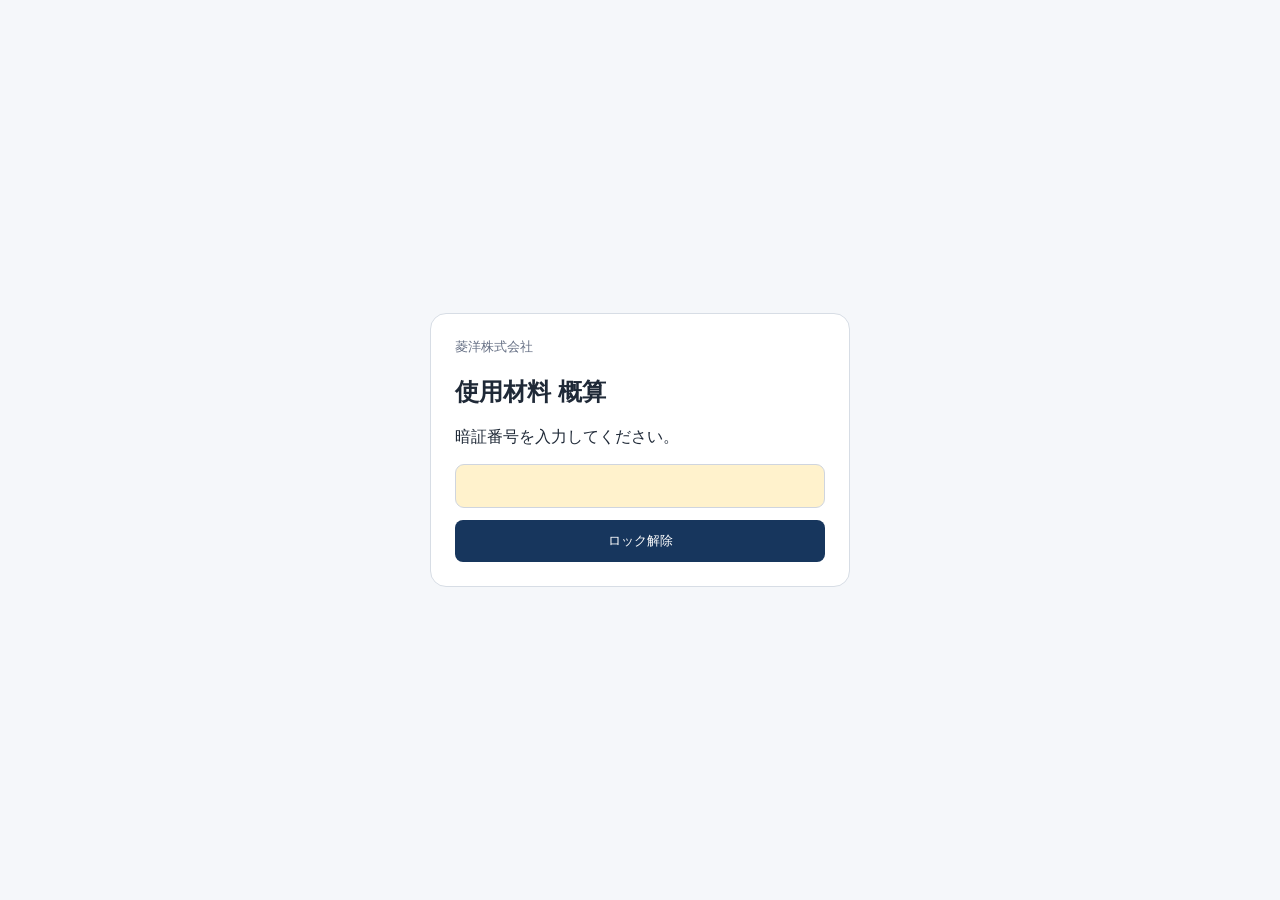
<file: index.html>
<!doctype html>
<html lang="ja">
<head>
<meta charset="utf-8"><meta name="viewport" content="width=device-width,initial-scale=1"><meta http-equiv="Cache-Control" content="no-cache, no-store, must-revalidate"><meta http-equiv="Pragma" content="no-cache"><meta http-equiv="Expires" content="0">
<meta name="theme-color" content="#17365D">
<title>菱洋 使用材料 概算</title>
<link rel="manifest" href="manifest.json"><link rel="stylesheet" href="styles.css">
<style>
.spec-material-row{border:1px solid var(--bd);border-radius:12px;padding:14px;margin-top:12px;background:#fff}
.spec-material-head{display:flex;justify-content:space-between;align-items:center;gap:10px;margin-bottom:10px}
.spec-summary{display:grid;gap:10px;margin-top:12px}
.spec-summary-item{border:1px solid #bad8c1;background:var(--green);border-radius:12px;padding:14px;display:flex;justify-content:space-between;align-items:center;gap:12px}
.spec-summary-item span{font-weight:700}.spec-summary-item strong{font-size:19px;color:#1f4e29;text-align:right}
.spec-detail{border-bottom:1px solid var(--bd);padding:10px 0}.spec-detail:last-child{border-bottom:0}
@media(max-width:560px){.spec-summary-item{align-items:flex-start;flex-direction:column}.spec-summary-item strong{text-align:left}}

.project-name-inline{cursor:text;border-bottom:1px dashed #9bb1c7;padding:1px 2px;display:inline}
.project-name-inline:hover{background:#eef6fc;border-radius:4px}
.project-name-pen{border:0;background:transparent;padding:2px 4px;cursor:pointer;color:#53718e;font-size:.95em;display:inline-flex;align-items:center;justify-content:center;vertical-align:baseline;flex:0 0 auto}
.project-name-pen:hover{background:#e7f1f8;border-radius:4px}
.project-name-input{min-width:220px;max-width:100%;padding:5px 7px}

.project-name-edit-wrap{display:inline-flex;align-items:baseline;gap:4px;max-width:100%;vertical-align:baseline}
#quickNewProject{background:#e4f2dc!important;color:#234b2b!important;border:1px solid #bfd8b4!important}
#quickNewProject:hover{background:#d8ebce!important}
#goProjectsFromMaterial{background:#f7f9fb!important;color:#28425f!important;border:1px solid #cfd9e3!important}
@media(max-width:560px){.project-name-edit-wrap{max-width:100%}.project-name-inline{overflow-wrap:anywhere}}
/* v92: 共通シーリング計算の1段目を左右で揃える */
.seal-settings-grid{display:grid;grid-template-columns:minmax(0,1fr) minmax(0,1fr);gap:12px;align-items:start}
.seal-settings-grid>label{display:flex;flex-direction:column;min-width:0;margin:0}
.seal-settings-grid>label>select,.seal-settings-grid>label>input{width:100%;box-sizing:border-box;min-height:42px}
.seal-settings-grid>label>small{display:block;min-height:18px;margin-top:4px}
@media(max-width:560px){.seal-settings-grid{grid-template-columns:1fr}}

/* v93: 数量画面の共通レイアウト */
.quantity-section{margin-top:18px}
.quantity-section>.headrow{margin-bottom:4px}
.seal-panel{margin-top:10px;padding:14px;border:1px solid var(--bd);border-radius:12px;background:#fff}
.quantity-summary{margin-top:18px;padding-top:4px}
.quantity-summary .resultline{margin-top:0}
.quantity-summary .big{margin-top:10px}

.quantity-twocol{align-items:start}
.quantity-input-card .input-subtitle{font-weight:700;margin:0 0 10px;color:#374151}
.quantity-result-card{position:sticky;top:12px}
.quantity-result-card .quantity-summary{margin-top:0}
.quantity-result-card .send-to-material{margin-top:16px}
@media(max-width:900px){
  .quantity-result-card{position:static}
}

.quantity-stack{display:grid;grid-template-columns:1fr;gap:16px}
.quantity-stack>.card{width:100%}
.quantity-result-card{position:static!important;top:auto!important}

.quantity-input-card .headrow{
  justify-content:flex-start;
  align-items:center;
  gap:12px;
  flex-wrap:wrap;
}
.quantity-input-card .headrow > b,
.quantity-input-card .headrow > h3{
  margin:0;
}
.quantity-input-card .headrow button{
  margin-left:0;
  white-space:nowrap;
}

/* v101: quantity add buttons vertically aligned slightly lower than section titles */
.quantity-input-card .headrow{
  align-items:flex-start;
}
.quantity-input-card .headrow > button{
  margin-top:4px;
}
.quantity-input-card .quantity-add-row{
  align-items:center;
}
.quantity-input-card .quantity-add-row > button{
  margin-top:0;
}

/* v102: quantity screen mobile UI */
@media(max-width:700px){
  .quantity-input-card{
    padding:16px!important;
  }

  .quantity-input-card .input-subtitle{
    display:block!important;
    width:100%!important;
    margin:0 0 12px!important;
    writing-mode:horizontal-tb!important;
    white-space:normal!important;
    word-break:normal!important;
  }

  .quantity-input-card .headrow,
  .quantity-input-card .quantity-section > .headrow,
  .quantity-input-card .quantity-add-row{
    display:flex!important;
    flex-direction:column!important;
    align-items:stretch!important;
    justify-content:flex-start!important;
    gap:8px!important;
    width:100%!important;
  }

  .quantity-input-card .headrow > b,
  .quantity-input-card .headrow > h3,
  .quantity-input-card .headrow > span,
  .quantity-input-card .quantity-section > .headrow > b{
    display:block!important;
    width:100%!important;
    margin:0!important;
    writing-mode:horizontal-tb!important;
    white-space:normal!important;
    word-break:normal!important;
    line-height:1.5!important;
  }

  .quantity-input-card .headrow > button,
  .quantity-input-card .quantity-section > .headrow > button,
  .quantity-input-card .quantity-add-row > button{
    display:block!important;
    width:100%!important;
    margin:0!important;
    min-height:44px!important;
  }

  .quantity-input-card .quantity-section{
    margin-top:22px!important;
  }

  .quantity-input-card .quantity-section > small{
    display:block;
    margin-top:7px;
    line-height:1.55;
  }

  .quantity-input-card .seal-panel{
    margin-top:12px;
  }
}

/* v103: desktop quantity buttons right aligned, vertically balanced */
@media(min-width:701px){
  .quantity-input-card .headrow,
  .quantity-input-card .quantity-section > .headrow,
  .quantity-input-card .quantity-add-row{
    display:flex!important;
    flex-direction:row!important;
    align-items:center!important;
    justify-content:space-between!important;
    gap:12px!important;
    width:100%!important;
  }

  .quantity-input-card .headrow > button,
  .quantity-input-card .quantity-section > .headrow > button,
  .quantity-input-card .quantity-add-row > button{
    margin-left:auto!important;
    margin-top:2px!important;
    flex:0 0 auto!important;
    white-space:nowrap!important;
  }

  .quantity-input-card .headrow > b,
  .quantity-input-card .headrow > h3,
  .quantity-input-card .headrow > span,
  .quantity-input-card .quantity-section > .headrow > b{
    margin:0!important;
    flex:1 1 auto!important;
  }
}

/* v104: quantity screens - clean mobile card UI */
@media(max-width:700px){
  .quantity-input-card{
    padding:16px!important;
    overflow:hidden;
  }

  /* Headings and add buttons */
  .quantity-input-card .input-subtitle,
  .quantity-input-card .headrow > b,
  .quantity-input-card .headrow > span{
    writing-mode:horizontal-tb!important;
    word-break:normal!important;
    white-space:normal!important;
  }
  .quantity-input-card .headrow,
  .quantity-input-card .quantity-section > .headrow,
  .quantity-input-card .quantity-add-row{
    display:flex!important;
    flex-direction:column!important;
    align-items:stretch!important;
    gap:8px!important;
  }
  .quantity-input-card .headrow > button,
  .quantity-input-card .quantity-section > .headrow > button,
  .quantity-input-card .quantity-add-row > button{
    width:100%!important;
    min-height:44px!important;
    margin:0!important;
  }

  /* Only the quantity entry tables become cards. */
  #flatRows,
  #roofDeductionRows,#roofJointRows,
  #flatDeductionRows,#flatJointRows,
  #vesselDeductionRows,#vesselJointRows,
  #tankDeductionRows{
    display:grid!important;
    gap:12px!important;
    width:100%!important;
  }

  #flatRows tr,
  #roofDeductionRows tr,#roofJointRows tr,
  #flatDeductionRows tr,#flatJointRows tr,
  #vesselDeductionRows tr,#vesselJointRows tr,
  #tankDeductionRows tr{
    display:grid!important;
    grid-template-columns:minmax(0,1fr) minmax(0,1fr)!important;
    gap:12px!important;
    width:100%!important;
    min-width:0!important;
    padding:14px!important;
    border:1px solid var(--bd)!important;
    border-radius:12px!important;
    background:#fff!important;
  }

  /* Hide header rows for card-style input tables */
  #flatRows.closest,
  .quantity-input-card .tablewrap:has(#flatRows) thead,
  .quantity-input-card .tablewrap:has(#roofDeductionRows) thead,
  .quantity-input-card .tablewrap:has(#roofJointRows) thead,
  .quantity-input-card .tablewrap:has(#flatDeductionRows) thead,
  .quantity-input-card .tablewrap:has(#flatJointRows) thead,
  .quantity-input-card .tablewrap:has(#vesselDeductionRows) thead,
  .quantity-input-card .tablewrap:has(#vesselJointRows) thead,
  .quantity-input-card .tablewrap:has(#tankDeductionRows) thead{
    display:none!important;
  }

  .quantity-input-card .tablewrap:has(#flatRows),
  .quantity-input-card .tablewrap:has(#roofDeductionRows),
  .quantity-input-card .tablewrap:has(#roofJointRows),
  .quantity-input-card .tablewrap:has(#flatDeductionRows),
  .quantity-input-card .tablewrap:has(#flatJointRows),
  .quantity-input-card .tablewrap:has(#vesselDeductionRows),
  .quantity-input-card .tablewrap:has(#vesselJointRows),
  .quantity-input-card .tablewrap:has(#tankDeductionRows){
    overflow:visible!important;
    width:100%!important;
  }

  .quantity-input-card .tablewrap:has(#flatRows) table,
  .quantity-input-card .tablewrap:has(#roofDeductionRows) table,
  .quantity-input-card .tablewrap:has(#roofJointRows) table,
  .quantity-input-card .tablewrap:has(#flatDeductionRows) table,
  .quantity-input-card .tablewrap:has(#flatJointRows) table,
  .quantity-input-card .tablewrap:has(#vesselDeductionRows) table,
  .quantity-input-card .tablewrap:has(#vesselJointRows) table,
  .quantity-input-card .tablewrap:has(#tankDeductionRows) table{
    display:block!important;
    width:100%!important;
    min-width:0!important;
  }

  #flatRows td,
  #roofDeductionRows td,#roofJointRows td,
  #flatDeductionRows td,#flatJointRows td,
  #vesselDeductionRows td,#vesselJointRows td,
  #tankDeductionRows td{
    display:flex!important;
    flex-direction:column!important;
    gap:5px!important;
    padding:0!important;
    border:0!important;
    min-width:0!important;
    width:auto!important;
  }

  #flatRows td::before,
  #roofDeductionRows td::before,#roofJointRows td::before,
  #flatDeductionRows td::before,#flatJointRows td::before,
  #vesselDeductionRows td::before,#vesselJointRows td::before,
  #tankDeductionRows td::before{
    content:attr(data-label)!important;
    display:block!important;
    font-size:12px!important;
    line-height:1.3!important;
    font-weight:700!important;
    color:var(--muted)!important;
  }

  #flatRows input,#flatRows select,
  #roofDeductionRows input,#roofJointRows input,
  #flatDeductionRows input,#flatJointRows input,
  #vesselDeductionRows input,#vesselJointRows input,
  #tankDeductionRows input{
    width:100%!important;
    min-width:0!important;
    min-height:44px!important;
  }

  /* Full-width fields inside each mobile card */
  #flatRows td:nth-child(2),
  #flatRows td:nth-child(6),
  #flatRows td:nth-child(7),
  #roofDeductionRows td:nth-child(1),#roofDeductionRows td:nth-child(5),#roofDeductionRows td:nth-child(6),
  #flatDeductionRows td:nth-child(1),#flatDeductionRows td:nth-child(5),#flatDeductionRows td:nth-child(6),
  #vesselDeductionRows td:nth-child(1),#vesselDeductionRows td:nth-child(5),#vesselDeductionRows td:nth-child(6),
  #tankDeductionRows td:nth-child(1),#tankDeductionRows td:nth-child(5),#tankDeductionRows td:nth-child(6),
  #roofJointRows td:nth-child(1),#roofJointRows td:nth-child(4),#roofJointRows td:nth-child(5),
  #flatJointRows td:nth-child(1),#flatJointRows td:nth-child(4),#flatJointRows td:nth-child(5),
  #vesselJointRows td:nth-child(1),#vesselJointRows td:nth-child(4),#vesselJointRows td:nth-child(5){
    grid-column:1 / -1!important;
  }

  /* Calculated values look like results rather than tiny table cells */
  #flatRows .fo,
  #roofDeductionRows .do,#flatDeductionRows .do,#vesselDeductionRows .do,#tankDeductionRows .do,
  #roofJointRows .jo,#flatJointRows .jo,#vesselJointRows .jo{
    background:var(--green)!important;
    border-radius:10px!important;
    padding:10px 12px!important;
    font-size:18px!important;
    font-weight:700!important;
    color:#1f4e29!important;
  }

  #flatRows .delete,
  #roofDeductionRows .delete,#roofJointRows .delete,
  #flatDeductionRows .delete,#flatJointRows .delete,
  #vesselDeductionRows .delete,#vesselJointRows .delete,
  #tankDeductionRows .delete{
    width:100%!important;
    min-height:44px!important;
  }

  .quantity-input-card .quantity-section{
    margin-top:22px!important;
  }
  .quantity-input-card .quantity-section > small{
    display:block!important;
    margin:8px 0 10px!important;
    line-height:1.55!important;
  }
  .quantity-input-card .seal-panel{
    margin-top:14px!important;
  }
}

/* v105: separate construction area and sealing quantity */
.quantity-input-card .sealing-section{
  margin-top:28px;
  padding-top:20px;
  border-top:2px solid var(--bd);
}
.quantity-input-card .sealing-section > .headrow > b{
  font-size:16px;
}
@media(max-width:700px){
  .quantity-input-card .sealing-section{
    margin-top:26px!important;
    padding-top:20px!important;
  }
}

/* v106: separate construction-area and sealing results */
.quantity-summary .result-group{
  margin-top:14px;
  padding:14px;
  border:1px solid var(--bd);
  border-radius:12px;
  background:#fff;
}
.quantity-summary .result-group h4{
  margin:0 0 10px;
  font-size:15px;
}
.quantity-summary .sealing-result-group{
  background:#f8fafc;
}
.quantity-input-card .seal-panel{
  margin-top:14px;
  padding-top:12px;
  border-top:1px dashed var(--bd);
}
.quantity-input-card .seal-panel > .checks{
  font-weight:700;
}
#tank .tank-area-card .input-subtitle{
  font-weight:700;
  margin:0 0 10px;
  color:#374151;
}

/* v107: legacy calculation is now realtime */
#calcTank,#calcPipeBtn,#calcProductBtn,#calcOtherBtn,#clearAllCalcItems{display:none!important;}

/* v108: unify mobile deduction-card layout across all quantity screens */
@media (max-width:700px){
  #roofDeductionRows tr,
  #flatDeductionRows tr,
  #vesselDeductionRows tr,
  #tankDeductionRows tr{
    grid-template-columns:minmax(0,1fr) minmax(0,1fr)!important;
  }

  #roofDeductionRows td:nth-child(1),
  #flatDeductionRows td:nth-child(1),
  #vesselDeductionRows td:nth-child(1),
  #tankDeductionRows td:nth-child(1),
  #roofDeductionRows td:nth-child(5),
  #flatDeductionRows td:nth-child(5),
  #vesselDeductionRows td:nth-child(5),
  #tankDeductionRows td:nth-child(5),
  #roofDeductionRows td:nth-child(6),
  #flatDeductionRows td:nth-child(6),
  #vesselDeductionRows td:nth-child(6),
  #tankDeductionRows td:nth-child(6){
    grid-column:1 / -1!important;
  }

  /* 全画面を「名称 → 長さ/幅 → 数量 → 控除面積 → 削除」に統一 */
  #roofDeductionRows td:nth-child(2),
  #flatDeductionRows td:nth-child(2),
  #vesselDeductionRows td:nth-child(2),
  #tankDeductionRows td:nth-child(2),
  #roofDeductionRows td:nth-child(3),
  #flatDeductionRows td:nth-child(3),
  #vesselDeductionRows td:nth-child(3),
  #tankDeductionRows td:nth-child(3),
  #roofDeductionRows td:nth-child(4),
  #flatDeductionRows td:nth-child(4),
  #vesselDeductionRows td:nth-child(4),
  #tankDeductionRows td:nth-child(4){
    grid-column:auto!important;
  }
}


/* v110: tank deduction mobile layout fix */
@media (max-width:700px){
  #tankDeductionRows{
    display:block!important;
  }
  #tankDeductionRows tr{
    display:grid!important;
    grid-template-columns:minmax(0,1fr) minmax(0,1fr)!important;
    gap:12px!important;
    padding:14px!important;
    margin:0 0 14px!important;
    border:1px solid var(--bd)!important;
    border-radius:14px!important;
    background:#fff!important;
    width:100%!important;
    min-width:0!important;
    box-sizing:border-box!important;
  }
  #tankDeductionRows td{
    display:block!important;
    width:auto!important;
    min-width:0!important;
    padding:0!important;
    border:0!important;
  }
  #tankDeductionRows td::before{
    content:attr(data-label);
    display:block;
    margin:0 0 6px;
    font-weight:700;
    color:#667085;
  }
  #tankDeductionRows td:nth-child(1),
  #tankDeductionRows td:nth-child(5),
  #tankDeductionRows td:nth-child(6){
    grid-column:1 / -1!important;
  }
  #tankDeductionRows input{
    width:100%!important;
    min-width:0!important;
    box-sizing:border-box!important;
  }
  #tankDeductionRows .calcval,
  #tankDeductionRows .do{
    width:100%!important;
  }

  /* Hide the old header row/wrapper behavior for tank deduction only */
  #tankDeductionRows{
    border-top:0!important;
  }
  #tankDeductionRows:has(tr) {
    overflow:visible!important;
  }
  #tankDeductionRows tr:first-child{
    border-top:1px solid var(--bd)!important;
  }
  #tankDeductionRows ~ *{
    min-width:0!important;
  }
  #tank .quantity-section .tablewrap:has(#tankDeductionRows){
    overflow:visible!important;
  }
  #tank .quantity-section table:has(#tankDeductionRows){
    display:block!important;
    width:100%!important;
    table-layout:auto!important;
  }
  #tank .quantity-section table:has(#tankDeductionRows) thead{
    display:none!important;
  }
}


/* v112: hide sealing result block when sealing is not used */
.sealing-result-group.is-unused{
  display:none!important;
}


/* v113: roof material / wave factor alignment */
#roof .roof-wave-field{
  align-self:start;
}
#roof .roof-wave-field > select,
#roof .roof-wave-field > input{
  margin-top:6px;
  min-height:44px;
}
#roof .roof-wave-field > small{
  min-height:18px;
}


/* v114: roof coefficient input modes */
#roof .formgrid label > input[readonly]{
  background:#f4f7fb;
  color:#334155;
  font-weight:700;
}
@media(max-width:700px){
  #roof .formgrid{
    grid-template-columns:1fr!important;
  }
}


/* v115: 屋根 勾配・波型係数の選択/直接入力/簡易自動計算 */
#roof .formgrid label > input[readonly]{
  background:#f3f6f9;
  color:#334155;
  font-weight:700;
}
#roof .formgrid label small{line-height:1.45}
@media(max-width:700px){
  #roof .formgrid{grid-template-columns:1fr!important}
}


/* v116: 屋根係数を用途ごとのカードに整理 */
#roof .roof-coeff-stack{
  display:grid;
  grid-template-columns:1fr 1fr;
  gap:14px;
  margin-top:16px;
}
#roof .roof-coeff-card{
  border:1px solid var(--bd);
  border-radius:12px;
  background:#f8fafc;
  padding:14px;
}
#roof .roof-coeff-title{
  display:flex;
  align-items:baseline;
  justify-content:space-between;
  gap:10px;
  margin-bottom:12px;
}
#roof .roof-coeff-title b{font-size:16px}
#roof .roof-coeff-title small{color:#667085}
#roof .roof-coeff-grid{
  display:grid;
  grid-template-columns:minmax(0,1fr) minmax(0,1fr);
  gap:12px;
  align-items:start;
}
#roof .roof-coeff-grid label{
  display:flex;
  flex-direction:column;
  min-width:0;
  margin:0;
}
#roof .roof-coeff-grid .full{grid-column:1 / -1}
#roof .roof-coeff-grid input,
#roof .roof-coeff-grid select{
  width:100%;
  box-sizing:border-box;
  min-height:42px;
}
#roof .roof-coeff-grid .coeff-output{
  grid-column:1 / -1;
}
#roof .roof-coeff-grid .coeff-output input{
  background:#eef3f8;
  font-weight:700;
}
@media(max-width:900px){
  #roof .roof-coeff-stack{grid-template-columns:1fr}
}
@media(max-width:560px){
  #roof .roof-coeff-grid{grid-template-columns:1fr}
  #roof .roof-coeff-grid .full,
  #roof .roof-coeff-grid .coeff-output{grid-column:1}
  #roof .roof-coeff-title{display:block}
  #roof .roof-coeff-title small{display:block;margin-top:3px}
}


/* v121: 屋根の補助表示 */
#roof .coeff-note{
  grid-column:1 / -1;
  padding:10px 12px;
  border-radius:9px;
  background:#fff7db;
  border:1px solid #ead79a;
  color:#5a4b18;
  font-size:13px;
  line-height:1.5;
}
#roof .roof-live-calc{
  margin-top:14px;
  border:1px solid var(--bd);
  border-radius:12px;
  background:#f8fafc;
  padding:14px;
  display:flex;
  flex-direction:column;
  gap:5px;
}
#roof .roof-live-calc span{
  font-size:13px;
  color:#667085;
  font-weight:700;
}
#roof .roof-live-calc strong{
  font-size:18px;
  color:#17365d;
  line-height:1.45;
  overflow-wrap:anywhere;
}


/* v125: 施工除外部・シーリングの追加ボタンを少し下げる */
#roof #addRoofDeduction,
#roof #addRoofJoint{
  transform: translateY(8px);
}
@media(max-width:700px){
  #roof #addRoofDeduction,
  #roof #addRoofJoint{
    transform: translateY(6px);
  }
}



/* v127: スマホの控除面積表示を緑色・全幅・同一形状に統一 */
@media(max-width:700px){
  .deduction-card .deduction-area,
  .deduction-card .deduction-result,
  .deduction-card .deduct-result,
  .deduction-card [data-role="deduction-area"],
  .mobile-deduction-card .deduction-area,
  .mobile-deduction-card .deduction-result{
    width:100% !important;
    box-sizing:border-box !important;
    display:block !important;
    background:#e6f0d8 !important;
    border:0 !important;
    border-radius:16px !important;
    padding:12px 16px !important;
    margin-top:6px !important;
    color:#2f5f2f !important;
    box-shadow:none !important;
  }

  .deduction-card .deduction-area strong,
  .deduction-card .deduction-result strong,
  .deduction-card .deduct-result strong,
  .deduction-card [data-role="deduction-area"] strong,
  .mobile-deduction-card .deduction-area strong,
  .mobile-deduction-card .deduction-result strong{
    display:block !important;
    margin-top:4px !important;
    font-size:22px !important;
    line-height:1.25 !important;
    color:#2f5f2f !important;
  }

  .deduction-card .deduction-area *,
  .deduction-card .deduction-result *,
  .deduction-card .deduct-result *,
  .deduction-card [data-role="deduction-area"] *,
  .mobile-deduction-card .deduction-area *,
  .mobile-deduction-card .deduction-result *{
    max-width:100% !important;
  }
}


/* v128: 貯水槽の施工除外部「控除面積」の幅・位置だけ他画面に統一 */
@media(max-width:700px){
  #tank #tankDeductionRows .deduction-area,
  #tank #tankDeductionRows .deduction-result,
  #tank #tankDeductionRows .deduct-result,
  #tank #tankDeductionRows [data-role="deduction-area"]{
    width:auto !important;
    max-width:none !important;
    margin-left:0 !important;
    margin-right:0 !important;
    box-sizing:border-box !important;
    align-self:stretch !important;
  }
}


/* v129: シーリング材計算をコンパクト化 */
.seal-detail-toggle{
  display:none;
  width:100%;
  margin:10px 0 0;
  padding:10px 14px;
  border:1px solid #cfd8e3;
  border-radius:10px;
  background:#f7f9fc;
  color:#17365d;
  font-weight:700;
  cursor:pointer;
}
.seal-calc-compact .seal-detail-toggle{ display:block; }
.seal-calc-compact:not(.seal-detail-open) .seal-detail-fields{
  display:none !important;
}
@media(max-width:700px){
  .seal-detail-toggle{
    min-height:46px;
    font-size:15px;
  }
}


/* v133: 貯水槽 追加シーリング */
.tank-extra-seal-section{margin-top:18px}
.tank-extra-seal-section .section-head{display:flex;align-items:flex-start;justify-content:space-between;gap:16px}
.tank-extra-seal-section .section-head h3{margin-bottom:4px}
.tank-extra-seal-total{margin-top:10px}
@media(max-width:700px){
  .tank-extra-seal-section .section-head{display:block}
  .tank-extra-seal-section .add-extra-btn{width:100%;margin-top:8px}
  #tankJointRows tr{display:grid;grid-template-columns:1fr 1fr;gap:8px;margin-bottom:12px;padding:12px;border:1px solid #dfe5ec;border-radius:12px}
  #tankJointRows td{display:block!important;padding:0!important;border:0!important}
  #tankJointRows td:first-child{grid-column:1/-1}
  #tankJointRows td:nth-child(4),#tankJointRows td:nth-child(5){grid-column:1/-1}
  #tankJointRows .jo{background:var(--green)!important;border-radius:10px!important;padding:10px 12px!important;font-size:18px!important;font-weight:700!important;color:#1f4e29!important}
  #tankJointRows .delete{width:100%}
}


/* v134: 貯水槽 → 材料計算への導線を明確化 */
.tank-material-transfer{
  margin-top:24px;
  padding:18px;
  border:2px solid var(--accent);
  border-radius:16px;
  background:#fff;
}
.tank-material-transfer-title{
  font-size:18px;
  font-weight:800;
  margin-bottom:12px;
}
.tank-material-transfer-summary{
  display:grid;
  grid-template-columns:1fr 1fr;
  gap:10px;
  margin-bottom:14px;
}
.tank-material-transfer-summary>div{
  padding:12px;
  border-radius:12px;
  background:#f5f7fa;
}
.tank-material-transfer-summary span{
  display:block;
  font-size:13px;
  color:var(--muted);
  margin-bottom:3px;
}
.tank-material-transfer-summary b{font-size:18px}
.tank-material-transfer .send{
  width:100%;
  min-height:52px;
  font-size:17px;
  font-weight:800;
}
@media(max-width:700px){
  .tank-material-transfer{padding:14px;margin-top:20px}
  .tank-material-transfer-summary{grid-template-columns:1fr}
  .tank-material-transfer .send{min-height:56px}
}


/* v136: 貯水槽「シーリングを追加」ボタンを1行表示 */
#addTankJoint{
  white-space:nowrap !important;
  width:auto !important;
  min-width:max-content;
}
@media(max-width:700px){
  #addTankJoint{
    width:auto !important;
    max-width:100%;
    white-space:nowrap !important;
  }
}


/* v138: 貯水槽の追加シーリングボタンを施工除外部追加と同じレイアウトに統一 */
@media(max-width:700px){
  #addTankJoint{
    display:block !important;
    width:100% !important;
    max-width:none !important;
    min-width:0 !important;
    margin-top:8px !important;
    white-space:nowrap !important;
  }
}


/* v141: 貯水槽「施工除外部」「追加シーリング」スマホUI統一 */
@media(max-width:700px){
  /* 横スクロール用のPCテーブル幅指定を、この2表だけ解除 */
  #tank .tank-deduction-wrap,
  #tank .tank-extra-seal-section .tablewrap{
    overflow:visible !important;
    max-width:100% !important;
  }
  #tank .tank-deduction-table,
  #tank .tank-extra-seal-section .tablewrap table{
    width:100% !important;
    min-width:0 !important;
    table-layout:fixed !important;
  }

  #tank .tank-deduction-table thead,
  #tank .tank-extra-seal-section thead{
    display:none !important;
  }

  /* 共通カード */
  #tank #tankDeductionRows tr,
  #tank #tankJointRows tr{
    display:grid !important;
    grid-template-columns:minmax(0,1fr) minmax(0,1fr) !important;
    gap:10px 12px !important;
    width:100% !important;
    margin:10px 0 14px !important;
    padding:14px !important;
    border:1px solid #d7dde5 !important;
    border-radius:14px !important;
    background:#fff !important;
    box-sizing:border-box !important;
  }

  #tank #tankDeductionRows td,
  #tank #tankJointRows td{
    display:block !important;
    width:auto !important;
    min-width:0 !important;
    max-width:none !important;
    padding:0 !important;
    border:0 !important;
    box-sizing:border-box !important;
  }

  #tank #tankDeductionRows td::before,
  #tank #tankJointRows td::before{
    content:attr(data-label) !important;
    display:block !important;
    min-height:20px !important;
    margin:0 0 5px !important;
    font-size:14px !important;
    line-height:1.3 !important;
    font-weight:700 !important;
    color:#667085 !important;
  }
  #tank #tankDeductionRows td[data-label=""]::before,
  #tank #tankJointRows td[data-label=""]::before{
    display:none !important;
  }

  #tank #tankDeductionRows input,
  #tank #tankJointRows input{
    width:100% !important;
    min-width:0 !important;
    max-width:100% !important;
    box-sizing:border-box !important;
  }

  /* 名称は全幅 */
  #tank #tankDeductionRows td:nth-child(1),
  #tank #tankJointRows td:nth-child(1){
    grid-column:1 / -1 !important;
  }

  /* 控除：長さ・幅は2列、数量は次段全幅 */
  #tank #tankDeductionRows td:nth-child(4){
    grid-column:1 / -1 !important;
  }

  /* 結果は緑の全幅 */
  #tank #tankDeductionRows td:nth-child(5),
  #tank #tankJointRows td:nth-child(4){
    grid-column:1 / -1 !important;
  }
  #tank #tankDeductionRows .do,
  #tank #tankJointRows .jo{
    width:100% !important;
    padding:12px 14px !important;
    border-radius:12px !important;
    background:var(--green) !important;
    color:#1f4e29 !important;
    font-size:18px !important;
    font-weight:800 !important;
  }

  /* 削除は最下段全幅 */
  #tank #tankDeductionRows td:nth-child(6),
  #tank #tankJointRows td:nth-child(5){
    grid-column:1 / -1 !important;
  }
  #tank #tankDeductionRows .delete,
  #tank #tankJointRows .delete{
    width:100% !important;
    min-height:46px !important;
  }

  /* セクション合計 */
  #tank .tank-extra-seal-total{
    margin-top:6px !important;
  }
}


/* v142: 全画面の「材料計算へ追加」をCTA化 */
.material-cta{
  display:block !important;
  margin-top:18px !important;
  padding:16px !important;
  border:1px solid #cfd8e3 !important;
  border-radius:14px !important;
  background:#f8fafc !important;
}
.material-cta-title{
  margin-bottom:10px;
  font-size:18px;
  font-weight:800;
  color:#17365D;
}
.material-cta label{
  display:block;
  margin:0 0 12px !important;
}
.material-cta input{
  width:100% !important;
  margin-top:6px;
}
.material-cta .material-cta-button{
  width:100% !important;
  min-height:50px !important;
  font-size:16px !important;
  font-weight:800 !important;
  white-space:nowrap !important;
}
@media(max-width:700px){
  .material-cta{
    padding:14px !important;
  }
  .material-cta .material-cta-button{
    min-height:54px !important;
  }
}




/* v144: 貯水槽の材料計算追加を他画面と同じ全幅CTAに統一 */
#tank .tank-material-cta-card{
  margin-top:16px;
}
#tank .tank-material-cta-card .material-cta{
  margin-top:0 !important;
}
@media(max-width:700px){
  #tank .tank-material-cta-card{
    margin-top:14px;
  }
}


/* v145: 貯水槽シーリング延長 → 独立シーリング材計算へ連動 */
.tank-seal-linked-length{
  display:grid;
  grid-template-columns:auto 1fr;
  gap:3px 12px;
  align-items:center;
  margin:0 0 14px;
  padding:12px 14px;
  border-radius:10px;
  background:var(--green);
}
.tank-seal-linked-length span{
  font-weight:700;
}
.tank-seal-linked-length b{
  justify-self:end;
  font-size:20px;
  color:#1f4e29;
}
.tank-seal-linked-length small{
  grid-column:1 / -1;
  color:#667085;
}
@media(max-width:700px){
  .tank-seal-linked-length{
    grid-template-columns:1fr auto;
  }
}


/* v146: 貯水槽 追加シーリング説明文を施工除外部の例文サイズに統一 */
#tank .tank-extra-seal-note{
  font-size:12px !important;
  line-height:1.5 !important;
  margin:4px 0 0 !important;
  color:var(--muted) !important;
}


/* v147: 貯水槽の補足文を「施工除外部」の例文と色・大きさまで統一 */
#tank .tank-extra-seal-note{
  font-size:0.833em !important;
  line-height:1.55 !important;
  color:inherit !important;
  margin:8px 0 10px !important;
}


/* v148: ヘルプダイアログのスマホUI改善 */
@media(max-width:700px){
  #helpDialog{
    width:calc(100vw - 24px) !important;
    max-width:calc(100vw - 24px) !important;
    max-height:88dvh !important;
    margin:auto !important;
    padding:0 !important;
    border-radius:16px !important;
    overflow:hidden !important;
  }
  #helpDialog .dialoghead{
    position:sticky;
    top:0;
    z-index:2;
    display:flex;
    align-items:center;
    justify-content:space-between;
    gap:10px;
    padding:14px 16px !important;
    background:#fff;
    border-bottom:1px solid var(--bd);
  }
  #helpDialog .dialoghead h3{
    margin:0 !important;
    font-size:18px !important;
    line-height:1.35 !important;
  }
  #helpDialog #closeHelp{
    flex:0 0 40px;
    width:40px !important;
    min-width:40px !important;
    height:40px;
    padding:0 !important;
    font-size:24px !important;
    line-height:1;
  }
  #helpBody{
    max-height:calc(88dvh - 69px);
    overflow-y:auto !important;
    overflow-x:hidden !important;
    padding:14px 16px 20px !important;
    font-size:15px !important;
    line-height:1.65 !important;
  }
  #helpBody p{margin:0 0 12px !important;}

  #helpBody.help-tank pre{
    width:100% !important;
    max-width:100% !important;
    margin:12px 0 16px !important;
    padding:14px !important;
    overflow:hidden !important;
    white-space:pre !important;
    font-size:13px !important;
    line-height:1.25 !important;
    border-radius:12px !important;
    box-sizing:border-box !important;
  }

  #helpBody.help-tank table{
    display:block !important;
    width:100% !important;
    min-width:0 !important;
    border:0 !important;
  }
  #helpBody.help-tank tbody{
    display:block !important;
    width:100% !important;
  }
  #helpBody.help-tank tr:first-child{display:none !important;}
  #helpBody.help-tank tr{
    display:block !important;
    width:100% !important;
    margin:0 0 10px !important;
    padding:12px !important;
    border:1px solid var(--bd) !important;
    border-radius:12px !important;
    background:#f8fafc !important;
    box-sizing:border-box !important;
  }
  #helpBody.help-tank td{
    display:grid !important;
    grid-template-columns:88px minmax(0,1fr) !important;
    gap:8px !important;
    width:100% !important;
    padding:5px 0 !important;
    border:0 !important;
    white-space:normal !important;
    word-break:break-word !important;
    box-sizing:border-box !important;
  }
  #helpBody.help-tank td:nth-child(1)::before{content:"拾う部分";}
  #helpBody.help-tank td:nth-child(2)::before{content:"考え方";}
  #helpBody.help-tank td:nth-child(3)::before{content:"例";}
  #helpBody.help-tank td::before{
    font-weight:700;
    color:#667085;
    font-size:12px;
  }
}


/* v149: 貯水槽ヘルプのスマホUIを横スクロールなしのカード表示へ */
.tank-help-mobile-cards{display:none}

@media(max-width:700px){
  #helpDialog{
    width:calc(100vw - 20px) !important;
    max-width:calc(100vw - 20px) !important;
    max-height:86dvh !important;
    border-radius:16px !important;
  }
  #helpDialog .dialoghead{
    padding:12px 14px !important;
  }
  #helpBody{
    max-height:calc(86dvh - 64px) !important;
    padding:14px !important;
    overflow-x:hidden !important;
    overscroll-behavior:contain;
  }

  #helpBody.help-tank .tank-help-diagram{
    width:100%;
    margin:12px 0 14px;
    padding:12px;
    border-radius:12px;
    background:#f6f8fa;
    box-sizing:border-box;
    overflow:hidden;
  }
  #helpBody.help-tank .tank-help-diagram-title{
    margin-bottom:8px;
    font-size:14px;
    font-weight:700;
  }
  #helpBody.help-tank .tank-help-diagram pre{
    margin:0 !important;
    padding:0 !important;
    background:transparent !important;
    border:0 !important;
    width:auto !important;
    max-width:100% !important;
    overflow:hidden !important;
    white-space:pre !important;
    font-size:12px !important;
    line-height:1.2 !important;
  }

  #helpBody.help-tank .tank-help-desktop-table{
    display:none !important;
  }
  #helpBody.help-tank .tank-help-mobile-cards{
    display:block !important;
    width:100%;
  }
  #helpBody.help-tank .tank-help-row{
    display:grid;
    grid-template-columns:1fr;
    gap:5px;
    width:100%;
    margin:0 0 10px;
    padding:12px;
    border:1px solid var(--bd);
    border-radius:12px;
    background:#fff;
    box-sizing:border-box;
  }
  #helpBody.help-tank .tank-help-row b{
    font-size:15px;
    color:#17365D;
  }
  #helpBody.help-tank .tank-help-row span{
    font-size:14px;
  }
  #helpBody.help-tank .tank-help-row small{
    display:block;
    font-size:13px;
    line-height:1.5;
    color:#667085;
  }
  #helpBody.help-tank .tank-help-total{
    margin-top:14px !important;
    padding:12px;
    border-radius:10px;
    background:var(--green);
  }
}


/* v150: 貯水槽「施工除外部を追加」ボタン余白を追加シーリングと統一 */
@media(max-width:700px){
  #tank #addTankDeduction{
    width:100% !important;
    margin-top:8px !important;
    margin-bottom:0 !important;
  }
  #tank .headrow:has(#addTankDeduction){
    display:block !important;
    margin-top:16px !important;
    margin-bottom:0 !important;
  }
  #tank .headrow:has(#addTankDeduction) + small{
    display:block !important;
    margin-top:8px !important;
    margin-bottom:0 !important;
  }
  #tank .tank-deduction-wrap{
    margin-top:10px !important;
  }
}


/* v151: 貯水槽の追加ボタン位置を下げる */
#tank #addTankDeduction,
#tank #addTankJoint{
  position:relative !important;
  top:8px !important;
}
@media(max-width:700px){
  #tank #addTankDeduction,
  #tank #addTankJoint{
    top:6px !important;
  }
}


/* v152: 貯水槽 施工除外部／追加シーリングの見出し・ボタン位置を統一 */
#tank .tank-extra-seal-note{
  line-height:1.55 !important;
}

/* PC: 2つの見出し行を同じ高さ・文字位置に揃える */
#tank .headrow:has(#addTankDeduction),
#tank .headrow:has(#addTankJoint){
  min-height:42px !important;
  align-items:flex-start !important;
}
#tank .headrow:has(#addTankDeduction) h3,
#tank .headrow:has(#addTankJoint) h3{
  margin:0 !important;
  line-height:1.4 !important;
}

/* v151で下げたボタン位置は維持しつつ、双方を同じ基準位置に */
#tank #addTankDeduction,
#tank #addTankJoint{
  top:8px !important;
}

@media(max-width:700px){
  #tank .headrow:has(#addTankDeduction),
  #tank .headrow:has(#addTankJoint){
    min-height:0 !important;
  }
  #tank #addTankDeduction,
  #tank #addTankJoint{
    top:6px !important;
  }
  #tank .tank-seal-note-break{
    display:none;
  }
}


/* v155: 全画面の追加UIを「見出し → 追加ボタン → 例/説明 → 入力欄」に統一 */
.unified-add-section > .headrow{
  display:flex !important;
  align-items:center !important;
  justify-content:space-between !important;
  gap:12px !important;
}
.unified-add-section > .headrow > b,
.unified-add-section > .headrow > h3{
  margin:0 !important;
}
.tank-deduction-section{
  margin-top:16px !important;
}
.tank-extra-seal-section > .tank-extra-seal-note{
  margin-top:6px !important;
}

@media(max-width:700px){
  .unified-add-section > .headrow{
    display:flex !important;
    flex-direction:column !important;
    align-items:stretch !important;
    gap:12px !important;
    margin-bottom:0 !important;
  }
  .unified-add-section > .headrow > b,
  .unified-add-section > .headrow > h3{
    width:100% !important;
    line-height:1.35 !important;
  }
  .unified-add-section > .headrow > button{
    position:static !important;
    top:auto !important;
    width:100% !important;
    margin:0 !important;
  }
  .unified-add-section > small,
  .unified-add-section > .tank-extra-seal-note{
    display:block !important;
    margin-top:10px !important;
    margin-bottom:10px !important;
    line-height:1.55 !important;
  }
  .tank-extra-seal-note .tank-seal-note-break{
    display:none !important;
  }
}


/* v161: 屋上・床・壁 部位入力と面積端数処理の間隔 */
@media(max-width:700px){#flat .flat-round-block{margin-top:32px !important;}}

/* v164: 屋上・床・壁「＋部位追加」と入力カードの間隔を確保 */
#addFlat{
  margin-bottom:16px;
}
@media(max-width:700px){
  #addFlat{
    margin-bottom:20px !important;
  }
}


/* v165: 全体余白ルール統一
   余白のみ調整。計算ロジック・入力仕様は変更しない。 */
:root{
  --ui-space-xs: 8px;
  --ui-space-sm: 12px;
  --ui-space-md: 16px;
  --ui-space-lg: 20px;
  --ui-space-xl: 24px;
  --ui-space-2xl: 32px;
}

/* ページ内の大きなカード間 */
main .card + .card,
.view .card + .card{
  margin-top: var(--ui-space-xl);
}

/* 見出しと直後の内容 */
.card > h2,
.card > h3,
.card > .section-title{
  margin-bottom: var(--ui-space-md);
}

/* フォーム項目間 */
.formgrid{
  row-gap: var(--ui-space-md);
  column-gap: var(--ui-space-md);
}
.formgrid label{
  gap: var(--ui-space-xs);
}

/* 動的入力カード内部 */
.flat-row,
.deduction-row,
.joint-row,
.tank-deduction-row,
.tank-joint-row,
.input-row-card{
  padding: var(--ui-space-lg);
}

/* 追加ボタンと、追加された入力カードの間 */
#addFlat,
#addFlatDeduction,
#addFlatJoint,
#tankAddDeductionBtn,
#tankAddJointBtn{
  margin-bottom: var(--ui-space-lg);
}

/* 入力カード → 次の設定・見出し */
#flat .flat-round-block{
  margin-top: var(--ui-space-xl) !important;
}

/* セクション同士の間隔 */
.section-block + .section-block,
.form-section + .form-section{
  margin-top: var(--ui-space-2xl);
}

/* 結果・操作ボタン周辺 */
.result-box,
.result,
.calc-result,
.summary-box{
  margin-top: var(--ui-space-lg);
}
.actions,
.action-row,
.button-row{
  gap: var(--ui-space-sm);
}

/* スマホは詰まりやすい箇所を少し明確に */
@media(max-width:700px){
  main .card + .card,
  .view .card + .card{
    margin-top: var(--ui-space-xl);
  }

  .card{
    padding-top: var(--ui-space-xl);
    padding-bottom: var(--ui-space-xl);
  }

  .formgrid{
    row-gap: var(--ui-space-md);
  }

  #addFlat,
  #addFlatDeduction,
  #addFlatJoint,
  #tankAddDeductionBtn,
  #tankAddJointBtn{
    margin-bottom: var(--ui-space-lg) !important;
  }

  #flat .flat-round-block{
    margin-top: var(--ui-space-2xl) !important;
  }

  .flat-row,
  .deduction-row,
  .joint-row,
  .tank-deduction-row,
  .tank-joint-row,
  .input-row-card{
    margin-bottom: var(--ui-space-lg);
  }
}


/* v166: 屋上・床・壁 実表示ベースの余白再調整
   v164/v165の誤ったID指定を修正し、既存CSSに負けないよう明示する。 */
#flat .quantity-input-card > h3{
  margin:0 0 16px !important;
}
#flat .quantity-input-card > .input-subtitle{
  margin:0 0 16px !important;
}

/* 基本面積：見出し → 追加ボタン → 入力表 */
#flat .quantity-add-row{
  margin:0 0 16px !important;
  padding:0 !important;
  min-height:0 !important;
}
#flat #addFlat{
  margin-top:0 !important;
  margin-bottom:0 !important;
}
#flat .quantity-add-row + .tablewrap{
  margin-top:0 !important;
}

/* 入力表 → 面積端数処理 */
#flat .flat-round-block{
  margin-top:24px !important;
  margin-bottom:0 !important;
}

/* 面積端数処理 → 施工除外部 */
#flat .flat-round-block + .quantity-section{
  margin-top:28px !important;
}

/* 施工除外部・シーリング：見出し → 説明 → 表 */
#flat .quantity-section > .headrow{
  margin-bottom:8px !important;
}
#flat .quantity-section > .headrow > button{
  margin-top:0 !important;
  margin-bottom:0 !important;
}
#flat .quantity-section > small{
  display:block !important;
  margin:0 0 12px !important;
  line-height:1.55 !important;
}
#flat .quantity-section > small + .tablewrap{
  margin-top:0 !important;
}

/* 施工除外部 → シーリング */
#flat .sealing-section{
  margin-top:32px !important;
  padding-top:24px !important;
}

/* スマホも同じリズム。ただし追加ボタンは全幅 */
@media(max-width:700px){
  #flat .quantity-input-card > h3{
    margin-bottom:16px !important;
  }
  #flat .quantity-input-card > .input-subtitle{
    margin-bottom:16px !important;
  }
  #flat .quantity-add-row{
    margin-bottom:20px !important;
  }
  #flat #addFlat{
    width:100% !important;
    margin:0 !important;
  }
  #flat .flat-round-block{
    margin-top:32px !important;
    margin-bottom:0 !important;
  }
  #flat .flat-round-block + .quantity-section{
    margin-top:32px !important;
  }
  #flat .quantity-section > .headrow{
    margin-bottom:10px !important;
  }
  #flat .quantity-section > small{
    margin:0 0 12px !important;
  }
  #flat .sealing-section{
    margin-top:32px !important;
    padding-top:24px !important;
  }
}


/* v167: 全数量ページ UI最終統一（余白・配置のみ）
   計算ロジック、保存処理、材料計算には変更なし。 */
:root{
  --ui-page-gap:24px;
  --ui-section-gap:32px;
  --ui-card-gap:24px;
  --ui-field-gap:16px;
  --ui-label-gap:8px;
  --ui-action-gap:12px;
}

/* 数量ページ：タイトルと最初のカード */
#roof > .card,
#flat > .card,
#tank > .card,
#vessel > .card,
#pipe > .card,
#product > .card,
#other > .card{
  margin-top:var(--ui-page-gap);
}

/* カード内部の基本リズム */
#roof .card,
#flat .card,
#tank .card,
#vessel .card,
#pipe .card,
#product .card,
#other .card{
  box-sizing:border-box;
}

#roof .formgrid,
#flat .formgrid,
#tank .formgrid,
#vessel .formgrid,
#pipe .formgrid,
#product .formgrid,
#other .formgrid{
  row-gap:var(--ui-field-gap);
  column-gap:var(--ui-field-gap);
}

#roof label,
#flat label,
#tank label,
#vessel label,
#pipe label,
#product label,
#other label{
  gap:var(--ui-label-gap);
}

/* 同一ページ内のカード間 */
#roof .card + .card,
#flat .card + .card,
#tank .card + .card,
#vessel .card + .card,
#pipe .card + .card,
#product .card + .card,
#other .card + .card{
  margin-top:var(--ui-card-gap);
}

/* セクション見出し周辺 */
#roof .headrow,
#flat .headrow,
#tank .headrow,
#vessel .headrow,
#pipe .headrow,
#product .headrow,
#other .headrow{
  align-items:center;
  gap:var(--ui-action-gap);
}

/* 追加・操作ボタン群 */
#roof .actions,
#flat .actions,
#tank .actions,
#vessel .actions,
#pipe .actions,
#product .actions,
#other .actions,
#roof .button-row,
#flat .button-row,
#tank .button-row,
#vessel .button-row,
#pipe .button-row,
#product .button-row,
#other .button-row{
  gap:var(--ui-action-gap);
}

/* 表・結果・補助領域の前後を統一 */
#roof .tablewrap,
#flat .tablewrap,
#tank .tablewrap,
#vessel .tablewrap,
#pipe .tablewrap,
#product .tablewrap,
#other .tablewrap{
  box-sizing:border-box;
}

#roof .result-box,
#flat .result-box,
#tank .result-box,
#vessel .result-box,
#pipe .result-box,
#product .result-box,
#other .result-box{
  margin-top:20px;
}

/* PCで横幅や配置を無理に変えず、縦のリズムだけ揃える */
@media(min-width:701px){
  #roof .card,
  #flat .card,
  #vessel .card,
  #pipe .card,
  #product .card,
  #other .card{
    padding-top:24px;
    padding-bottom:24px;
  }
}

/* スマホ：各数量ページで同じ余白感に統一 */
@media(max-width:700px){
  #roof > .card,
  #flat > .card,
  #tank > .card,
  #vessel > .card,
  #pipe > .card,
  #product > .card,
  #other > .card{
    margin-top:20px;
  }

  #roof .card,
  #flat .card,
  #tank .card,
  #vessel .card,
  #pipe .card,
  #product .card,
  #other .card{
    padding-top:24px;
    padding-bottom:24px;
  }

  #roof .formgrid,
  #flat .formgrid,
  #tank .formgrid,
  #vessel .formgrid,
  #pipe .formgrid,
  #product .formgrid,
  #other .formgrid{
    row-gap:16px;
  }

  #roof .headrow,
  #flat .headrow,
  #tank .headrow,
  #vessel .headrow,
  #pipe .headrow,
  #product .headrow,
  #other .headrow{
    gap:12px;
  }

  /* スマホのセクション追加ボタンは押しやすい幅を維持 */
  #flat #addFlat,
  #flat #addFlatDeduction,
  #flat #addFlatJoint{
    min-height:44px;
  }
}


/* v169: シーリング必要本数欄の上辺だけ点線になる旧CSSを修正 */
.quantity-input-card .seal-panel{
  border-top:1px solid var(--bd) !important;
}


/* v170: シーリング材必要本数欄の外周線を完全に削除 */
.quantity-input-card .seal-panel{
  border:none !important;
  outline:none !important;
  box-shadow:none !important;
}


/* v171: シーリング材必要本数欄
   枠は残し、四辺すべて薄いグレーの実線に統一 */
.quantity-input-card .seal-panel{
  border:1px solid var(--bd) !important;
  border-top:1px solid var(--bd) !important;
  border-right:1px solid var(--bd) !important;
  border-bottom:1px solid var(--bd) !important;
  border-left:1px solid var(--bd) !important;
  outline:none !important;
  box-shadow:none !important;
}

</style>

<style>
.spec-material-row .formgrid > label{align-content:start}
.spec-material-row input,
.spec-material-row select{
  min-height:42px;
  background:var(--yellow);
}
.spec-material-row small.standard-note{
  display:block;
  margin-top:2px;
  color:var(--muted);
  font-weight:600;
  font-size:12px;
}
.spec-material-row .field-unit{
  color:var(--muted);
  font-weight:500;
}
</style>




<style>
html,body{max-width:100%;overflow-x:hidden}
*{box-sizing:border-box}
img,svg,canvas{max-width:100%}
nav{overflow-x:auto;-webkit-overflow-scrolling:touch;white-space:nowrap}
nav button{flex:0 0 auto}
input,select,textarea,button{max-width:100%}
@media(max-width:700px){
  main{width:100%;padding-left:14px!important;padding-right:14px!important}
  .card,.result,.hero{width:100%;min-width:0}
  .twocol,.formgrid,.grid3,.grid4{grid-template-columns:1fr!important}
  .headrow{flex-wrap:wrap}
  .headrow button{width:100%}
  .metrics{grid-template-columns:1fr!important}
  .tablewrap{max-width:100%;overflow-x:auto;-webkit-overflow-scrolling:touch}
  dialog{width:calc(100vw - 24px);max-width:calc(100vw - 24px)}
  .spec-material-row .formgrid{grid-template-columns:1fr!important}
  #tank .tablewrap:not(.quantity-card-tablewrap) table,#master .tablewrap table{min-width:720px}
  .send,.primary,.secondary{min-height:42px}
}
</style>

<style>
.send-to-material{display:grid;grid-template-columns:minmax(180px,1fr) auto;gap:10px;align-items:end;margin-top:12px}
.calc-list-item{border:1px solid var(--bd);border-radius:12px;padding:12px;margin-top:10px;background:#fff}
.calc-list-item.active{border:2px solid #17365D;background:var(--green)}
.calc-list-main{display:flex;align-items:center;justify-content:space-between;gap:12px}
.calc-list-actions{display:flex;gap:8px;flex-wrap:wrap}
.calc-list-item small{color:var(--muted)}
@media(max-width:700px){.send-to-material{grid-template-columns:1fr}.send-to-material .primary{width:100%}.calc-list-main{align-items:flex-start;flex-direction:column}.calc-list-actions{width:100%}.calc-list-actions button{flex:1}}
</style><style>
.calc-basis{margin-top:12px;padding:12px;background:#f6f8fa;border-radius:10px}
.calc-basis pre{margin:7px 0 0}
.aggregate-section-title{font-weight:800;margin:16px 0 8px;padding-bottom:6px;border-bottom:2px solid #17365D}
.aggregate-target{border:1px solid #d7dde5;border-radius:10px;padding:12px;margin:8px 0}
.aggregate-target>b{display:inline-block;margin-right:10px}
.aggregate-target>span{color:#667085}
.aggregate-target-material{display:grid;grid-template-columns:1fr auto;gap:5px 12px;margin-top:9px;padding-top:9px;border-top:1px solid #e5e7eb}
.aggregate-target-material small{grid-column:1/-1;color:#667085}

/* v37: material-calculation item actions */
.calc-item-clickable{cursor:pointer;transition:box-shadow .15s ease,transform .15s ease}
.calc-item-clickable:hover{box-shadow:0 0 0 2px rgba(25,68,111,.14)}
.calc-item-clickable:focus-visible{outline:3px solid rgba(25,68,111,.28);outline-offset:2px}
.material-setting-btn{background:#19446f!important;color:#fff!important;border-color:#19446f!important}
.material-setting-btn:hover{filter:brightness(.94)}
.duplicate-btn{background:#eef1f4!important;color:#344454!important;border:1px solid #cbd3db!important}
.duplicate-btn:hover{background:#e2e7ec!important}

.project-actions{display:flex;gap:8px;flex-wrap:wrap;justify-content:flex-end}
.project-actions button{white-space:nowrap}
.project-current{border:2px solid #19446f!important;background:#f3f8fd!important}
.project-current-badge{display:inline-block;margin-left:8px;padding:2px 8px;border-radius:999px;background:#19446f;color:#fff;font-size:11px}
@media(max-width:700px){
 .project-actions{width:100%;justify-content:flex-start}
 .project-actions button{flex:1 1 auto}
}

.trash-box{margin-top:16px;padding-top:14px;border-top:1px dashed #cad6e2}
.trash-list{margin-top:10px}
.trash-item{display:flex;align-items:center;justify-content:space-between;gap:12px;padding:10px 12px;margin:7px 0;border:1px solid #dce4ec;border-radius:10px;background:#fafcfe}
.trash-item small{color:#657586}
.restore-btn{background:#e8f3ff!important;color:#19446f!important;border:1px solid #bcd7f2!important}
@media(max-width:700px){.trash-item{align-items:flex-start;flex-direction:column}.trash-item button{width:100%}}

.inline-title-wrap{display:inline-flex;align-items:center;gap:6px;max-width:100%}
.inline-title-text{font-weight:700;cursor:pointer;border-bottom:1px dashed transparent;max-width:100%;overflow:hidden;text-overflow:ellipsis;white-space:nowrap}
.inline-title-text:hover{border-bottom-color:#8fb6d9}
.inline-title-edit{border:0!important;background:transparent!important;padding:2px 4px!important;cursor:pointer;font-size:14px;line-height:1;color:#19446f!important}
.inline-title-edit:hover{background:#edf5fc!important;border-radius:6px}
.inline-title-input{min-width:180px;max-width:100%;padding:6px 8px;border:1px solid #7fb0dc;border-radius:6px;font-weight:700}
@media(max-width:700px){.inline-title-input{min-width:140px}}

.quick-project-switch{display:grid;grid-template-columns:minmax(240px,1fr) auto auto auto;gap:10px;align-items:end;margin-top:14px}
.quick-project-switch label{margin:0}
.quick-project-switch select{width:100%}
#projectAutoSaveStatus{display:inline-block;margin-top:4px;color:#5d7287}
#projectAutoSaveStatus.saving{color:#916c00}
#projectAutoSaveStatus.saved{color:#26734d}
@media(max-width:900px){.quick-project-switch{grid-template-columns:1fr 1fr}.quick-project-switch label{grid-column:1/-1}}
@media(max-width:560px){.quick-project-switch{grid-template-columns:1fr}.quick-project-switch label{grid-column:auto}}
</style><style>
.sheets-actions{
  display:flex;
  align-items:center;
  gap:8px;
  margin-top:8px;
  flex-wrap:wrap;
}
.sheets-actions .sheets-action-btn{
  width:auto;
  min-width:118px;
  min-height:42px;
  height:42px;
  margin:0;
  display:inline-flex;
  align-items:center;
  justify-content:center;
  line-height:1;
}
.sheets-actions #sheetSyncStatus{
  display:inline-flex;
  align-items:center;
  min-height:42px;
  margin:0;
}
@media(max-width:700px){
  .sheets-actions{
    display:grid;
    grid-template-columns:1fr 1fr;
    align-items:center;
  }
  .sheets-actions .sheets-action-btn{
    width:100%;
    min-width:0;
  }
  .sheets-actions #sheetSyncStatus{
    grid-column:1 / -1;
    min-height:auto;
  }
}
</style>
<style>
/* v60: スマホの長い案件名が1文字ずつ縦並びになるのを防止 */
.project-card-head{
  align-items:flex-start;
}
.project-title-area{
  flex:1 1 320px;
  min-width:0;
  max-width:100%;
}
.project-name-edit-wrap{
  display:inline-flex;
  align-items:baseline;
  gap:4px;
  max-width:100%;
  min-width:0;
}
.project-name-inline{
  display:inline;
  white-space:normal;
  word-break:normal;
  overflow-wrap:break-word;
  line-break:strict;
}
.project-name-pen{
  flex:0 0 auto;
}
@media(max-width:700px){
  .project-card-head{
    display:block!important;
    width:100%;
  }
  .project-title-area{
    display:block;
    width:100%;
    max-width:100%;
  }
  .project-name-edit-wrap{
    display:inline-flex;
    width:auto;
    max-width:100%;
    flex-wrap:nowrap;
  }
  .project-name-inline{
    min-width:0;
    max-width:calc(100% - 30px);
    white-space:normal;
    word-break:normal!important;
    overflow-wrap:break-word!important;
  }
  .project-card-head .project-actions{
    width:100%;
    margin-top:12px;
  }
}
</style>

<style>
/* v61: 案件一覧スマホ表示を確実に横幅100%へ */
@media(max-width:700px){
  #projects .project-card-head{display:block!important;width:100%!important;}
  #projects .project-title-area{display:block!important;width:100%!important;max-width:none!important;min-width:0!important;}
  #projects .project-name-edit-wrap{display:grid!important;grid-template-columns:minmax(0,1fr) auto!important;align-items:start!important;column-gap:6px!important;width:100%!important;max-width:none!important;}
  #projects .project-name-inline{display:block!important;width:100%!important;max-width:none!important;min-width:0!important;white-space:normal!important;word-break:keep-all!important;overflow-wrap:break-word!important;line-break:strict!important;}
  #projects .project-name-pen{width:auto!important;min-width:28px!important;margin:0!important;}
  #projects .project-current-badge{margin-left:0!important;margin-top:6px!important;}
  #projects .project-actions{display:grid!important;grid-template-columns:1fr!important;gap:8px!important;width:100%!important;margin-top:12px!important;}
  #projects .project-actions button{width:100%!important;}
}
</style>

<style>
/* v62: 案件カードの「削除」も開く・複製と同じサイズに揃える */
@media(max-width:700px){
  .project-actions{
    display:grid!important;
    grid-template-columns:1fr!important;
    gap:10px!important;
  }
  .project-actions button{
    width:100%!important;
    min-height:56px!important;
    height:56px!important;
    margin:0!important;
    display:flex!important;
    align-items:center!important;
    justify-content:center!important;
    line-height:1!important;
  }
  .project-actions .deleteproject{
    min-height:56px!important;
    height:56px!important;
  }
}
</style>
<style>
/* v63: 未追加時は枠なしのシンプルな状態表示 */
.calc-empty-state{
  margin:14px 0 8px;
  padding:0;
  border:0;
  background:transparent;
  color:var(--muted);
  font-size:1rem;
}
</style>

<style>
/* v65: 材料マスタ一覧の列間隔・操作ボタンを統一 */
#master .material-master-wrap{overflow-x:auto;-webkit-overflow-scrolling:touch}
#master .material-master-table{
  width:100%;
  min-width:1040px;
  table-layout:fixed;
  border-collapse:collapse;
}
#master .material-master-table th,
#master .material-master-table td{
  width:11.25%;
  padding:14px 12px;
  vertical-align:middle;
  text-align:left;
  white-space:normal;
}
#master .material-master-table th:last-child,
#master .material-master-table td:last-child{
  width:10%;
  text-align:center;
}
#master .material-master-actions{
  display:flex;
  flex-direction:column;
  align-items:center;
  gap:8px;
}
#master .material-master-actions .editmat,
#master .material-master-actions .deletemat{
  width:64px!important;
  height:40px!important;
  min-width:64px!important;
  min-height:40px!important;
  padding:0!important;
  margin:0!important;
  display:flex!important;
  align-items:center!important;
  justify-content:center!important;
  line-height:1!important;
  flex:none!important;
}
@media(max-width:700px){
  #master .material-master-table th,
  #master .material-master-table td{padding:12px 10px}
}
</style>
<style>
/* v66: 面積直接入力「計算」ボタンと施工面積結果の間隔調整 */
#other #calcOtherBtn + .big{
  margin-top:14px;
}
</style>
<style>
/* v68: 案件保存ルールを画面上で明確化 */
.project-save-rule{
  display:block;
  margin-top:3px;
  color:#5d7287;
  font-size:12px;
}
#quickSaveAsProject[hidden],
#duplicateCurrentProject[hidden]{
  display:none !important;
}
</style>
<style>
/* v69: 新規案件と作業中案件を明確に分離 */
#projectSwitchCard .project-action-section h3{margin:0 0 10px}
#projectSwitchCard .project-action-divider{height:1px;background:#dfe6ec;margin:20px 0}
#projectSwitchCard .new-project-section #quickNewProject{width:100%;max-width:360px}
#projectSwitchCard .unsaved-project-save-block{margin-top:14px}
#projectSwitchCard .unsaved-project-save-block #quickSaveAsProject{width:100%;max-width:360px}
#projectSwitchCard .project-switch-block{margin-top:16px;max-width:520px}
#projectSwitchCard .project-switch-block label{margin:0;font-weight:700}
#projectSwitchCard .project-switch-block select{width:100%;margin-top:6px}
#projectSwitchCard .project-reuse-block{margin-top:20px}
#projectSwitchCard .project-action-label{font-weight:700;margin-bottom:7px}
#projectSwitchCard #duplicateCurrentProject{width:auto;min-width:190px}
@media(max-width:560px){
  #projectSwitchCard .new-project-section #quickNewProject,
  #projectSwitchCard .unsaved-project-save-block #quickSaveAsProject,
  #projectSwitchCard #duplicateCurrentProject{width:100%;max-width:none}
}
</style>
<style>
/* v72: 既存案件の安心用・手動保存 */
#projectSwitchCard .manual-project-save-block{margin-top:14px}
#projectSwitchCard .manual-project-save-block #manualProjectSave{width:100%;max-width:220px}
#projectSwitchCard .manual-project-save-block #manualProjectSave:disabled{opacity:.65;cursor:wait}
@media(max-width:560px){
  #projectSwitchCard .manual-project-save-block #manualProjectSave{width:100%;max-width:none}
}
</style>
<style>
/* v78: 施工対象の数量入力を後から修正 */
.quantity-edit-btn{white-space:nowrap}
.quantity-edit-cancel{margin-left:8px}
@media(max-width:700px){
  .calc-list-actions .quantity-edit-btn{width:auto}
}
</style>
<style>
/* v79: 施工対象アクションUI整理 */
.calc-list-actions{
  display:grid;
  grid-template-columns:repeat(4,auto);
  gap:7px;
  align-items:center;
}
.calc-list-actions button{
  min-height:38px;
  height:38px;
  padding:0 13px;
  border-radius:8px;
  font-weight:700;
  font-size:13px;
  white-space:nowrap;
}
.quantity-edit-btn{
  background:#eaf3fb!important;
  color:#19446f!important;
  border:1px solid #b8d2ea!important;
}
.quantity-edit-btn:hover{background:#deedf9!important}
.material-setting-btn{
  background:#19446f!important;
  color:#fff!important;
  border:1px solid #19446f!important;
}
.material-setting-btn:hover{filter:brightness(.94)}
.duplicate-btn{
  background:#f5f7f9!important;
  color:#435466!important;
  border:1px solid #d4dbe2!important;
}
.duplicate-btn:hover{background:#e9edf1!important}
.calc-list-actions .multi-delete{
  background:#fff7f6!important;
  color:#b42318!important;
  border:1px solid #f1c8c3!important;
}
.calc-list-actions .multi-delete:hover{background:#fdecea!important}
#materialSelectCard.material-jump-highlight{
  outline:3px solid rgba(25,68,111,.2);
  outline-offset:2px;
}
@media(max-width:700px){
  .calc-list-actions{
    display:grid;
    grid-template-columns:1fr 1fr;
    width:100%;
    gap:8px;
  }
  .calc-list-actions button{
    width:100%;
    min-width:0;
  }
}
</style>

<style>
/* v111: explicit mobile card layout for tank deduction; no :has() dependency */
@media (max-width:700px){
  #tank .tank-deduction-wrap{
    width:100%!important;
    max-width:100%!important;
    min-width:0!important;
    overflow:visible!important;
  }
  #tank .tank-deduction-table{
    display:block!important;
    width:100%!important;
    max-width:100%!important;
    min-width:0!important;
    table-layout:auto!important;
  }
  #tank .tank-deduction-table thead{
    display:none!important;
  }
  #tank #tankDeductionRows{
    display:block!important;
    width:100%!important;
    max-width:100%!important;
    min-width:0!important;
  }
  #tank #tankDeductionRows tr{
    display:grid!important;
    grid-template-columns:minmax(0,1fr) minmax(0,1fr)!important;
    gap:12px!important;
    width:100%!important;
    max-width:100%!important;
    min-width:0!important;
    margin:0 0 14px!important;
    padding:14px!important;
    box-sizing:border-box!important;
    border:1px solid var(--bd)!important;
    border-radius:14px!important;
    background:#fff!important;
  }
  #tank #tankDeductionRows td{
    display:flex!important;
    flex-direction:column!important;
    gap:5px!important;
    width:auto!important;
    max-width:100%!important;
    min-width:0!important;
    padding:0!important;
    border:0!important;
    box-sizing:border-box!important;
  }
  #tank #tankDeductionRows td::before{
    content:attr(data-label)!important;
    display:block!important;
    margin:0 0 4px!important;
    font-weight:700!important;
    color:#667085!important;
  }
  #tank #tankDeductionRows td:nth-child(1),
  #tank #tankDeductionRows td:nth-child(5),
  #tank #tankDeductionRows td:nth-child(6){
    grid-column:1 / -1!important;
  }
  #tank #tankDeductionRows input,
  #tank #tankDeductionRows button{
    width:100%!important;
    max-width:100%!important;
    min-width:0!important;
    box-sizing:border-box!important;
  }
  #tank #tankDeductionRows .do{
    width:100%!important;
    max-width:100%!important;
    box-sizing:border-box!important;
  }
}
</style>

</head>
<body><div id="appLock" style="position:fixed;inset:0;z-index:99999;background:#f5f7fa;display:flex;align-items:center;justify-content:center;padding:20px"><div style="width:min(420px,100%);background:#fff;border:1px solid #d7dde5;border-radius:16px;padding:24px"><div style="font-size:13px;color:#667085">菱洋株式会社</div><h2>使用材料 概算</h2><p>暗証番号を入力してください。</p><input id="appPinInput" type="password" style="width:100%;padding:12px"><button id="appPinButton" type="button" style="width:100%;margin-top:12px;padding:12px;background:#17365D;color:#fff;border:0;border-radius:8px">ロック解除</button><p id="appPinError" style="display:none;color:#a33">暗証番号が違います。</p></div></div>
<header><div><small>菱洋株式会社 社内用</small><h1>使用材料 概算</h1></div></header>
<nav>
<button data-view="home" class="active">HOME</button><button data-view="roof">屋根</button>
<button data-view="flat">屋上・床・壁</button><button data-view="tank">貯水槽</button>
<button data-view="vessel">他タンク</button><button data-view="pipe">配管</button><button data-view="product">製品・部品塗装</button><button data-view="other">面積直接入力</button>
<button data-view="material">材料計算</button><button data-view="master">マスタ</button><button data-view="projects">案件</button>
</nav>
<main>
<section id="home" class="view active">
<div class="card hero"><span class="badge">概算専用</span><h2>何を計算しますか？</h2>
<p>寸法を入力して、概算施工面積・材料量・パネル枚数・シーリング延長・必要本数を計算します。単価・原価・見積金額は扱いません。</p>
<div class="grid4">
<button data-go="roof">屋根<br><small>勾配・波型係数</small></button>
<button data-go="flat">屋上・床・壁<br><small>平場・立上り・控除</small></button>
<button data-go="tank">貯水槽<br><small>パネル・シーリング</small></button>
<button data-go="vessel">他タンク<br><small>円筒・角型</small></button>
<button data-go="pipe">配管<br><small>外径・長さ・本数</small></button>
<button data-go="product">製品・部品塗装<br><small>形状・寸法・個数</small></button>
<button data-go="other">面積直接入力<br><small>直接入力・基本形状</small></button>
<button data-go="material">材料計算<br><small>必要量・荷姿</small></button>
</div></div>
<p class="notice"><strong>概算数量について：</strong> 本アプリは防水工事の概算数量を算出するためのものです。立上り・ドレン・配管まわり・架台などは、必要に応じて別途数量を算出してください。最終的な施工数量は現場・仕様書・施工条件を確認のうえ決定してください。</p>
</section>

<section id="roof" class="view">
<div class="title"><div><span class="badge">ROOF</span><h2>屋根</h2></div><button class="help" data-help="roof">？拾い方</button></div>
<div class="quantity-stack">
<div class="card quantity-input-card"><h3>入力</h3><div class="input-subtitle">基本面積</div>
<div class="formgrid roof-basic-grid">
<label>長さ L(m)<input id="roofL" type="number" value="10" step="1" class="integer-spinner"><small>図面・真上から見た平面寸法</small></label>
<label>幅 W(m)<input id="roofW" type="number" value="10" step="1" class="integer-spinner"><small>図面・真上から見た平面寸法</small></label>
<label>面数<input id="roofFaces" type="number" value="1" min="1"></label>
<label>面積の端数処理<select id="roofRound"><option value="1">1㎡単位で切り上げ</option><option value="0.1" selected>0.1㎡単位で切り上げ</option><option value="0">端数処理なし</option></select></label>
</div>

<div class="roof-coeff-stack">
  <div class="roof-coeff-card">
    <div class="roof-coeff-title"><b>勾配係数</b><small>屋根全体の傾きを補正</small></div>
    <div class="roof-coeff-grid">
      <label class="coeff-method full">求め方<select id="roofSlopeMode">
        <option value="sun" selected>寸勾配から選択</option>
        <option value="angle">角度から計算</option>
        <option value="percent">％勾配から計算</option>
        <option value="auto">水平距離＋高低差から計算</option>
        <option value="direct">勾配係数を直接入力</option>
      </select></label>

      <label id="roofSlopeSelectWrap">寸勾配<select id="roofSun">
        <option value="0.5">0.5寸</option><option value="1">1.0寸</option><option value="1.5">1.5寸</option>
        <option value="2">2.0寸</option><option value="2.5">2.5寸</option><option value="3" selected>3.0寸</option>
        <option value="3.5">3.5寸</option><option value="4">4.0寸</option><option value="4.5">4.5寸</option>
        <option value="5">5.0寸</option><option value="5.5">5.5寸</option><option value="6">6.0寸</option>
        <option value="6.5">6.5寸</option><option value="7">7.0寸</option><option value="7.5">7.5寸</option>
        <option value="8">8.0寸</option><option value="8.5">8.5寸</option><option value="9">9.0寸</option>
        <option value="9.5">9.5寸</option><option value="10">矩勾配（10寸）</option>
      </select></label>

      <label id="roofSlopeAngleWrap" class="hidden">角度 (°)<input id="roofSlopeAngle" type="number" value="16.70" min="0" max="89.9" step=".01"><small>水平面からの角度</small></label>
      <label id="roofSlopePercentWrap" class="hidden">勾配（%）<input id="roofSlopePercent" type="number" value="30" min="0" step=".1"><small>水平100に対する高さの割合</small></label>
      <label id="roofSlopeRunWrap" class="hidden">水平距離 (m)<input id="roofSlopeRun" type="number" value="5" min=".001" step=".1"><small>例：軒から棟まで</small></label>
      <label id="roofSlopeRiseWrap" class="hidden">高低差 (m)<input id="roofSlopeRise" type="number" value="1.5" min="0" step=".1"><small>例：棟高－軒高</small></label>
      <label id="roofSlopeDirectWrap" class="hidden">勾配係数 直接入力<input id="roofSlopeDirectFactor" type="number" value="1.044" min="1" step=".001"><small>図面・仕様書等で係数が分かる場合</small></label>

      <label class="coeff-output">算出した勾配係数<input id="roofSlopeFactorDisplay" type="number" value="1.044" step=".001" readonly><small id="roofSlopeConversion">3.0寸 ｜ 16.70° ｜ 30.0%</small></label>
    </div>
  </div>

  <div class="roof-coeff-card">
    <div class="roof-coeff-title"><b>波型係数</b><small>屋根材の凹凸を補正</small></div>
    <div class="roof-coeff-grid">
      <label>屋根材<select id="roofWaveType"><option value="1" selected>大波スレート</option><option value="2">小波スレート</option><option value="0">折板・その他</option></select></label>
      <label>求め方<select id="roofWaveMode">
        <option value="preset" selected>屋根材から選択</option>
        <option value="direct">波型係数を直接入力</option>
        <option value="auto">簡易自動計算（断面実長÷水平幅）</option>
      </select></label>
      <label id="roofWaveDirectWrap" class="hidden">波型係数 直接入力<input id="roofWaveDirectFactor" type="number" value="1.000" min="1" step=".001"><small>メーカー資料等で係数が分かる場合</small></label>
      <label id="roofWavePitchWrap" class="hidden">1ピッチ水平幅 (mm)<input id="roofWavePitch" type="number" value="500" min="1" step="1" class="integer-spinner"></label>
      <label id="roofWaveSurfaceWrap" class="hidden">1ピッチ表面実長 (mm)<input id="roofWaveSurface" type="number" value="500" min="1" step="1" class="integer-spinner"><small>断面の凹凸に沿った実長</small></label>
      <label class="coeff-output">算出した波型係数<input id="roofWaveFactor" type="number" value="1.140" step=".001" readonly><small>屋根材・入力内容から自動表示</small></label>
      <div id="roofWaveNote" class="coeff-note full"></div>
    </div>
  </div>
</div>

<div class="info" style="margin-top:10px"><b>寸法入力：</b>斜面そのものを実測した長さではなく、図面・平面上の長さと幅を入力します。<br><b>係数：</b>勾配は「寸勾配／角度／％勾配／水平距離＋高低差／係数直接入力」、波型係数は「屋根材／直接入力／簡易自動計算」に対応しています。<br><b>面積：</b>平面積 × 勾配係数 × 波型係数 で概算します。</div>

<div class="quantity-section unified-add-section"><div class="headrow"><b>施工除外部</b><button class="secondary" type="button" id="addRoofDeduction">＋施工除外部を追加</button></div><small>例：トップライト、換気設備、架台、ダクト、開口部など施工しない箇所</small><div class="tablewrap"><table><thead><tr><th>名称</th><th>長さ(m)</th><th>幅(m)</th><th>数量</th><th>控除面積</th><th></th></tr></thead><tbody id="roofDeductionRows"></tbody></table></div></div>

<div class="quantity-section sealing-section unified-add-section"><div class="headrow"><b>シーリング</b><button class="secondary" type="button" id="addRoofJoint">＋シーリング箇所を追加</button></div><small>例：既存目地、設備周囲、架台周囲、ダクト取合いなど</small><div class="tablewrap"><table><thead><tr><th>名称</th><th>長さ(m)</th><th>箇所数</th><th>シーリング延長</th><th></th></tr></thead><tbody id="roofJointRows"></tbody></table></div>
<div class="seal-panel"><label class="checks"><input id="roofSealEnabled" type="checkbox"> シーリング材の必要本数を計算する</label><div id="roofSealBox" class="hidden"><div class="info"><b>対象延長：</b>上の「シーリング延長合計」から必要本数を計算します。</div><div class="seal-settings-grid" style="margin-top:10px"><label>シーリング材<select id="roofSealProduct"></select><small>製品は「マスタ」画面から登録できます</small></label><label>容量 (mL)<input id="roofSealVolume" type="number" value="320" min="1" step="1" class="integer-spinner"><small>&nbsp;</small></label><label>目地幅 (mm)<input id="roofSealWidth" type="number" value="10" min="0.1" step="1" class="integer-spinner"></label><label>目地深さ (mm)<input id="roofSealDepth" type="number" value="10" min="0.1" step="1" class="integer-spinner"></label><label>予備率<select id="roofSealReserve"><option value="0">0%</option><option value=".05">5%</option><option value=".1" selected>10%</option><option value=".15">15%</option><option value=".2">20%</option></select></label></div><div class="metrics"><div><span>対象延長</span><strong id="roofSealLength">0.00m</strong></div><div><span>1本あたり</span><strong id="roofSealEach">—</strong></div><div><span>必要本数</span><strong id="roofSealCount">—</strong></div><div><span>予備込み</span><strong id="roofSealCountReserve">—</strong></div></div></div></div></div>

</div>
<div class="card result quantity-result-card"><div class="quantity-summary"><h3>結果</h3><div class="result-group"><h4>施工面積</h4><div class="resultline"><span>本体・部位面積</span><b id="roofGrossSummary">0.00㎡</b></div><div class="resultline"><span>施工除外部</span><b id="roofDeductionSummary">− 0.00㎡</b></div><div class="big"><span>概算施工面積</span><strong id="roofArea">—</strong></div></div><div class="result-group sealing-result-group"><h4>シーリング</h4><div class="resultline"><span>シーリング延長</span><b id="roofJointTotal">0.00m</b></div><div class="resultline"><span>必要本数</span><b id="roofResultSealCount">—</b></div><div class="resultline"><span>予備込み</span><b id="roofResultSealReserve">—</b></div></div><div id="roofDetail" class="hidden"></div><pre id="roofFormula" class="hidden"></pre><span id="roofRawArea" class="hidden"></span></div><div class="send-to-material material-cta">
  <div class="material-cta-title">材料計算へ追加</div>
  <label>施工箇所名<input id="roofTitle" type="text" placeholder="例：屋根①"></label>
  <button class="primary send material-cta-button" type="button" data-source="roof">材料計算へ追加</button>
</div></div>
</div>
</section>

<section id="tank" class="view">
<div class="title"><div><span class="badge">TANK</span><h2>貯水槽の概算</h2></div><button class="help" data-help="tank">？シーリング拾い方</button></div>
<div class="twocol">
<div class="card tank-area-card"><h3>施工面積</h3><div class="input-subtitle">槽・パネル寸法</div><div class="formgrid">
<label>長さ L(m)<input id="tankL" type="number" value="4" step="1" class="integer-spinner"></label>
<label>幅 W(m)<input id="tankW" type="number" value="3" step="1" class="integer-spinner"></label>
<label>高さ H(m)<input id="tankH" type="number" value="2" step="1" class="integer-spinner"></label>
<label>パネル幅(m)<input id="panelW" type="number" value="1" step="1" class="integer-spinner"></label>
<label>パネル高さ(m)<input id="panelH" type="number" value="1" step="1" class="integer-spinner"></label>
<label>床パネル奥行(m)<input id="panelD" type="number" value="1" step="1" class="integer-spinner"></label><label>面積の端数処理
<select id="tankRound">
<option value="0">端数処理なし</option>
<option value="0.1" selected>0.1㎡単位で切り上げ</option>
<option value="1">1㎡単位で切り上げ</option>
</select></label></div>
<div class="checks"><label><input id="tankFloor" type="checkbox" checked>床</label><label><input id="tankWalls" type="checkbox" checked>壁</label>
<label><input id="tankCeiling" type="checkbox">天井</label><label><input id="tankInternal" type="checkbox" checked>パネル継目</label><label><input id="tankCorners" type="checkbox" checked>入隅・四隅</label></div>
<div class="unified-add-section tank-deduction-section"><div class="headrow"><b>施工除外部</b><button class="secondary" type="button" id="addTankDeduction">＋施工除外部を追加</button></div><small>例：マンホール、開口部、施工しない箇所など</small></div><div class="tablewrap quantity-card-tablewrap tank-deduction-wrap"><table class="quantity-card-table tank-deduction-table"><thead><tr><th>名称</th><th>長さ(m)</th><th>幅(m)</th><th>数量</th><th>控除面積</th><th></th></tr></thead><tbody id="tankDeductionRows"></tbody></table></div>
<div class="subsection tank-extra-seal-section unified-add-section">
  <div class="headrow">
    <h3>追加シーリング</h3>
    <button type="button" class="secondary add-extra-btn" id="addTankJoint">＋シーリングを追加</button>
  </div>
  <p class="muted tank-extra-seal-note">配管・マンホール・設備取合いなど、<br class="tank-seal-note-break">自動計算に含まれないシーリングを追加します。</p>
  <div class="tablewrap">
    <table>
      <thead><tr><th>名称</th><th>長さ(m)</th><th>箇所数</th><th>シーリング延長</th><th></th></tr></thead>
      <tbody id="tankJointRows"></tbody>
    </table>
  </div>
  <div class="resultline tank-extra-seal-total"><span>追加シーリング延長</span><b id="tankJointTotal">0.00m</b></div>
</div>
<button class="primary" id="calcTank">計算</button></div>
<div class="card result"><h3>結果</h3><div class="metrics"><div><span>施工面積</span><strong id="tankArea">—</strong></div><div><span>パネル</span><strong id="tankPanels">—</strong></div><div><span>シーリング延長</span><strong id="tankSeal">—</strong></div></div>
<div class="resultline"><span>施工除外部</span><b id="tankDeductionTotal">0.00㎡</b></div><div class="tablewrap"><table><thead><tr><th>部位</th><th>面積</th><th>パネル</th><th>パネル継目</th><th>入隅・四隅</th></tr></thead><tbody id="tankRows"></tbody></table></div>

<div class="info" style="margin-top:14px">
<b>シーリング延長の内訳</b>
<div id="tankSealBreakdown" style="margin-top:8px"></div>
</div>

<div class="info" style="margin-top:10px">
<b>シーリング延長とは：</b> パネル同士の継目、床と壁の入隅、壁同士の四隅など、シーリングを施工する部分の合計長さです。
</div>
</div></div>
<div class="card tank-material-cta-card">
  <div class="send-to-material material-cta">
    <div class="material-cta-title">材料計算へ追加</div>
    <label>施工箇所名<input id="tankTitle" type="text" placeholder="例：貯水槽①"></label>
    <button class="primary send material-cta-button" type="button" data-source="tank">材料計算へ追加</button>
  </div>
</div>
<div class="card"><h3>シーリング材 必要本数</h3>
<div class="tank-seal-linked-length">
  <span>計算対象シーリング延長</span>
  <b id="sealTargetLength">—</b>
  <small>貯水槽で算出した「合計シーリング延長」と連動</small>
</div>
<div class="info"><b>計算方法：</b> 使用する製品を選択し、容量・目地幅・目地深さから1本あたりの施工可能長さを自動計算します。</div>

<div class="formgrid" style="margin-top:12px">
<label>シーリング材
<select id="sealProduct"></select>
<small>製品は「マスタ」画面から登録できます</small>
</label>
<label>容量 (mL)
<input id="sealVolume" type="number" value="320" min="1" step="1" class="integer-spinner">
<small>製品選択で自動入力。必要時は変更可能</small>
</label>
<label>目地幅 (mm)
<input id="sealWidth" type="number" value="10" min="0.1" step="1" class="integer-spinner">
</label>
<label>目地深さ (mm)
<input id="sealDepth" type="number" value="10" min="0.1" step="1" class="integer-spinner">
</label>
<label>予備率
<select id="sealReserve">
<option value="0">0%</option>
<option value=".05">5%</option>
<option value=".1" selected>10%</option>
<option value=".15">15%</option>
<option value=".2">20%</option>
</select>
</label>
</div>

<div class="info" style="margin-top:10px">
1本あたり施工可能長さ ＝ 容量(mL) ÷［目地幅(mm) × 目地深さ(mm)］
</div>


<div class="metrics">
<div><span>1本あたり</span><strong id="sealEach">—</strong></div>
<div><span>必要本数</span><strong id="sealCount">—</strong></div>
<div><span>予備込み</span><strong id="sealCountReserve">—</strong></div>
</div></div>
</section>

<section id="flat" class="view">
<div class="title"><div><span class="badge">FLAT</span><h2>屋上・床・壁</h2></div><button class="help" data-help="flat">？拾い方</button></div>
<div class="quantity-stack">
<div class="card quantity-input-card"><h3>入力</h3><div class="input-subtitle">基本面積</div>
<div class="headrow quantity-add-row"><span></span><button class="secondary" id="addFlat">＋部位追加</button></div>
<div class="tablewrap"><table><thead><tr><th>種別</th><th>名称</th><th>長さ</th><th>幅/高さ</th><th>数量</th><th>面積</th><th></th></tr></thead><tbody id="flatRows"></tbody></table></div>
<div class="formgrid flat-round-block" style="margin-top:24px;margin-bottom:12px"><label>面積の端数処理<select id="flatRound"><option value="0">端数処理なし</option><option value="0.1" selected>0.1㎡単位で切り上げ</option><option value="1">1㎡単位で切り上げ</option></select></label></div>

<div class="quantity-section unified-add-section"><div class="headrow"><b>施工除外部</b><button class="secondary" type="button" id="addFlatDeduction">＋施工除外部を追加</button></div><small>例：架台、設備基礎、機械設備、開口部、施工しない箇所など</small><div class="tablewrap"><table><thead><tr><th>名称</th><th>長さ(m)</th><th>幅(m)</th><th>数量</th><th>控除面積</th><th></th></tr></thead><tbody id="flatDeductionRows"></tbody></table></div></div>

<div class="quantity-section sealing-section unified-add-section"><div class="headrow"><b>シーリング</b><button class="secondary" type="button" id="addFlatJoint">＋シーリング箇所を追加</button></div><small>例：既存目地、伸縮目地、入隅、架台・設備基礎周囲、配管貫通部周囲など</small><div class="tablewrap"><table><thead><tr><th>名称</th><th>長さ(m)</th><th>箇所数</th><th>シーリング延長</th><th></th></tr></thead><tbody id="flatJointRows"></tbody></table></div>
<div class="seal-panel"><label class="checks"><input id="flatSealEnabled" type="checkbox"> シーリング材の必要本数を計算する</label><div id="flatSealBox" class="hidden"><div class="info"><b>対象延長：</b>上の「シーリング延長合計」から必要本数を計算します。</div><div class="seal-settings-grid" style="margin-top:10px"><label>シーリング材<select id="flatSealProduct"></select><small>製品は「マスタ」画面から登録できます</small></label><label>容量 (mL)<input id="flatSealVolume" type="number" value="320" min="1" step="1" class="integer-spinner"><small>&nbsp;</small></label><label>目地幅 (mm)<input id="flatSealWidth" type="number" value="10" min="0.1" step="1" class="integer-spinner"></label><label>目地深さ (mm)<input id="flatSealDepth" type="number" value="10" min="0.1" step="1" class="integer-spinner"></label><label>予備率<select id="flatSealReserve"><option value="0">0%</option><option value=".05">5%</option><option value=".1" selected>10%</option><option value=".15">15%</option><option value=".2">20%</option></select></label></div><div class="metrics"><div><span>対象延長</span><strong id="flatSealLength">0.00m</strong></div><div><span>1本あたり</span><strong id="flatSealEach">—</strong></div><div><span>必要本数</span><strong id="flatSealCount">—</strong></div><div><span>予備込み</span><strong id="flatSealCountReserve">—</strong></div></div></div></div></div>

</div>
<div class="card result quantity-result-card"><div class="quantity-summary"><h3>結果</h3><div class="result-group"><h4>施工面積</h4><div class="resultline"><span>本体・部位面積</span><b id="flatGrossArea">0.00㎡</b></div><div class="resultline"><span>施工除外部</span><b id="flatDeductionTotal">− 0.00㎡</b></div><div class="big"><span>概算施工面積</span><strong id="flatArea">0.00㎡</strong></div></div><div class="result-group sealing-result-group"><h4>シーリング</h4><div class="resultline"><span>シーリング延長</span><b id="flatJointTotal">0.00m</b></div><div class="resultline"><span>必要本数</span><b id="flatResultSealCount">—</b></div><div class="resultline"><span>予備込み</span><b id="flatResultSealReserve">—</b></div></div></div><div class="send-to-material material-cta">
  <div class="material-cta-title">材料計算へ追加</div>
  <label>施工箇所名<input id="flatTitle" type="text" placeholder="例：屋上・床・壁①"></label>
  <button class="primary send material-cta-button" type="button" data-source="flat">材料計算へ追加</button>
</div></div>
</div>
</section>

<section id="vessel" class="view">
<div class="title"><div><span class="badge">TANK / VESSEL</span><h2>他タンク</h2></div></div>
<div class="quantity-stack">
<div class="card quantity-input-card"><h3>入力</h3><div class="input-subtitle">基本面積</div>
<div class="formgrid">
<label>形状<select id="vesselShape"><option value="cylinder">円筒</option><option value="rect">角型</option></select></label>
<label>施工範囲<select id="vesselScope"><option value="outside">外面（側面＋上下面）</option><option value="side">側面のみ</option><option value="inside">内面（側面＋底面）</option></select></label>
<label class="vessel-cylinder">直径 D(m)<input id="vesselD" type="number" value="2" step="1" class="integer-spinner"></label><label class="vessel-cylinder">高さ H(m)<input id="vesselH" type="number" value="3" step="1" class="integer-spinner"></label>
<label class="vessel-rect hidden">長さ L(m)<input id="vesselL" type="number" value="4" step="1" class="integer-spinner"></label><label class="vessel-rect hidden">幅 W(m)<input id="vesselW" type="number" value="3" step="1" class="integer-spinner"></label><label class="vessel-rect hidden">高さ H(m)<input id="vesselRH" type="number" value="2" step="1" class="integer-spinner"></label>
<label>基数<input id="vesselQty" type="number" value="1" min="1" step="1" class="integer-spinner"></label><label>面積の端数処理<select id="vesselRound"><option value="0">端数処理なし</option><option value="0.1" selected>0.1㎡単位で切り上げ</option><option value="1">1㎡単位で切り上げ</option></select></label>
</div>

<div class="quantity-section unified-add-section"><div class="headrow"><b>施工除外部</b><button class="secondary" type="button" id="addVesselDeduction">＋施工除外部を追加</button></div><small>例：マンホール、開口部、施工しない底面・接地部など</small><div class="tablewrap"><table><thead><tr><th>名称</th><th>長さ(m)</th><th>幅(m)</th><th>数量</th><th>控除面積</th><th></th></tr></thead><tbody id="vesselDeductionRows"></tbody></table></div></div>

<div class="quantity-section sealing-section unified-add-section"><div class="headrow"><b>シーリング</b><button class="secondary" type="button" id="addVesselJoint">＋シーリング箇所を追加</button></div><small>例：板継目、入隅、ノズル周囲、架台との取合いなど、シーリング施工する箇所</small><div class="tablewrap"><table><thead><tr><th>名称</th><th>長さ(m)</th><th>箇所数</th><th>シーリング延長</th><th></th></tr></thead><tbody id="vesselJointRows"></tbody></table></div>
<div class="seal-panel"><label class="checks"><input id="vesselSealEnabled" type="checkbox"> シーリング材の必要本数を計算する</label><div id="vesselSealBox" class="hidden"><div class="info"><b>対象延長：</b>上の「シーリング延長合計」から必要本数を計算します。</div><div class="seal-settings-grid" style="margin-top:10px"><label>シーリング材<select id="vesselSealProduct"></select><small>製品は「マスタ」画面から登録できます</small></label><label>容量 (mL)<input id="vesselSealVolume" type="number" value="320" min="1" step="1" class="integer-spinner"><small>&nbsp;</small></label><label>目地幅 (mm)<input id="vesselSealWidth" type="number" value="10" min="0.1" step="1" class="integer-spinner"></label><label>目地深さ (mm)<input id="vesselSealDepth" type="number" value="10" min="0.1" step="1" class="integer-spinner"></label><label>予備率<select id="vesselSealReserve"><option value="0">0%</option><option value=".05">5%</option><option value=".1" selected>10%</option><option value=".15">15%</option><option value=".2">20%</option></select></label></div><div class="metrics"><div><span>対象延長</span><strong id="vesselSealLength">0.00m</strong></div><div><span>1本あたり</span><strong id="vesselSealEach">—</strong></div><div><span>必要本数</span><strong id="vesselSealCount">—</strong></div><div><span>予備込み</span><strong id="vesselSealCountReserve">—</strong></div></div></div></div></div>

</div>
<div class="card result quantity-result-card"><div class="quantity-summary"><h3>結果</h3><div class="result-group"><h4>施工面積</h4><div class="resultline"><span>本体・部位面積</span><b id="vesselGrossArea">—</b></div><div class="resultline"><span>施工除外部</span><b id="vesselDeductionTotal">− 0.00㎡</b></div><div class="big"><span>概算施工面積</span><strong id="vesselArea">—</strong></div></div><div class="result-group sealing-result-group"><h4>シーリング</h4><div class="resultline"><span>シーリング延長</span><b id="vesselJointTotal">0.00m</b></div><div class="resultline"><span>必要本数</span><b id="vesselResultSealCount">—</b></div><div class="resultline"><span>予備込み</span><b id="vesselResultSealReserve">—</b></div></div><pre id="vesselFormula" class="hidden"></pre></div><div class="send-to-material material-cta">
  <div class="material-cta-title">材料計算へ追加</div>
  <label>施工箇所名<input id="vesselTitle" type="text" placeholder="例：他タンク①"></label>
  <button class="primary send material-cta-button" type="button" data-source="vessel">材料計算へ追加</button>
</div></div>
</div>
</section>

<section id="pipe" class="view">
<div class="title"><div><span class="badge">PIPE</span><h2>配管</h2></div></div>
<div class="twocol"><div class="card"><h3>入力</h3><div class="formgrid">
<label>外径 (mm)<input id="pipeD" type="number" value="100" step="1" class="integer-spinner"></label>
<label>長さ (m)<input id="pipeL" type="number" value="10" step="1" class="integer-spinner"></label>
<label>本数<input id="pipeQty" type="number" value="1" min="1" step="1" class="integer-spinner"></label><label>面積の端数処理
<select id="pipeRound">
<option value="0">端数処理なし</option>
<option value="0.1" selected>0.1㎡単位で切り上げ</option>
<option value="1">1㎡単位で切り上げ</option>
</select></label>
</div><div class="info">直管外面の概算です。エルボ・フランジ・バルブ等は必要に応じて別途拾います。</div><button class="primary" id="calcPipeBtn">計算</button></div>
<div class="card result"><h3>結果</h3><div class="big"><span>施工面積</span><strong id="pipeArea">—</strong></div><pre id="pipeFormula"></pre><div class="send-to-material material-cta">
  <div class="material-cta-title">材料計算へ追加</div>
  <label>施工箇所名<input id="pipeTitle" type="text" placeholder="例：配管①"></label>
  <button class="primary send material-cta-button" type="button" data-source="pipe">材料計算へ追加</button>
</div></div></div>
</section>

<section id="product" class="view">
<div class="title"><div><span class="badge">PRODUCT</span><h2>製品・部品塗装</h2></div></div>
<div class="twocol"><div class="card"><h3>入力</h3><div class="formgrid">
<label>形状<select id="productShape"><option value="plate">板・平面</option><option value="box">直方体</option><option value="cylinder">円筒</option><option value="direct">面積直接入力</option></select></label>
<label>個数<input id="productQty" type="number" value="1" min="1" step="1" class="integer-spinner"></label>
<label class="product-ab">長さ L(m)<input id="productA" type="number" value="1" step="1" class="integer-spinner"></label>
<label class="product-ab">幅 W(m)<input id="productB" type="number" value="1" step="1" class="integer-spinner"></label>
<label class="product-c hidden">高さ H(m)<input id="productC" type="number" value="1" step="1" class="integer-spinner"></label>
<label class="product-d hidden">直径 D(m)<input id="productD" type="number" value="1" step="1" class="integer-spinner"></label>
<label class="product-direct hidden">1個あたり施工面積 (㎡)<input id="productDirect" type="number" value="1" step="1" class="integer-spinner"></label><label>面積の端数処理
<select id="productRound">
<option value="0">端数処理なし</option>
<option value="0.1" selected>0.1㎡単位で切り上げ</option>
<option value="1">1㎡単位で切り上げ</option>
</select></label>
</div><button class="primary" id="calcProductBtn">計算</button></div><div class="card result"><h3>結果</h3><div class="big"><span>施工面積</span><strong id="productArea">—</strong></div><pre id="productFormula"></pre><div class="send-to-material material-cta">
  <div class="material-cta-title">材料計算へ追加</div>
  <label>施工箇所名<input id="productTitle" type="text" placeholder="例：製品・部品塗装①"></label>
  <button class="primary send material-cta-button" type="button" data-source="product">材料計算へ追加</button>
</div></div></div>
</section>

<section id="other" class="view">
<div class="title"><div><span class="badge">OTHER</span><h2>面積直接入力</h2></div></div>
<div class="card"><h3>施工面積を直接入力</h3><div class="formgrid"><label>施工面積 (㎡)<input id="otherAreaInput" type="number" value="100" min="0" step="1" class="integer-spinner"></label><label>面積の端数処理
<select id="otherRound">
<option value="0">端数処理なし</option>
<option value="0.1" selected>0.1㎡単位で切り上げ</option>
<option value="1">1㎡単位で切り上げ</option>
</select></label></div><button class="primary" id="calcOtherBtn">計算</button>
<div class="big"><span>施工面積</span><strong id="otherArea">100.00㎡</strong></div><div class="send-to-material material-cta">
  <div class="material-cta-title">材料計算へ追加</div>
  <label>施工箇所名<input id="otherTitle" type="text" placeholder="例：面積直接入力①"></label>
  <button class="primary send material-cta-button" type="button" data-source="other">材料計算へ追加</button>
</div></div>
</section>

<section id="material" class="view">
<div class="title"><div><span class="badge">MATERIAL</span><h2>材料計算</h2></div><button class="help" data-help="material">？計算方法</button></div>
<div class="card" id="projectSwitchCard">
  <div class="project-action-section new-project-section">
    <h3>新規案件を作成</h3>
    <button class="primary" id="quickNewProject" type="button">＋ 新規案件を開始</button>
  </div>

  <div class="project-action-divider"></div>

  <div class="project-action-section current-project-section">
    <h3>作業中の案件</h3>
    <p id="currentProjectLabel">現在：未保存の計算</p>
    <small id="projectAutoSaveStatus">未保存の計算です</small>
    <small id="projectSaveRule" class="project-save-rule">この案件を保存するとPJ-IDを発行し、Google Sheetsへ新規登録します。</small>

    <div id="manualProjectSaveBlock" class="manual-project-save-block" hidden>
      <button class="primary" id="manualProjectSave" type="button">今すぐ保存</button>
    </div>

    <div id="unsavedProjectSaveBlock" class="unsaved-project-save-block">
      <button class="primary" id="quickSaveAsProject" type="button">この案件を保存</button>
    </div>

    <div class="project-switch-block">
      <label>案件を切り替える
        <select id="quickProjectSelect"></select>
      </label>
    </div>

    <div id="duplicateProjectBlock" class="project-reuse-block">
      <div class="project-action-label">現在の内容を流用する</div>
      <button class="secondary" id="duplicateCurrentProject" type="button">現在の案件を複製</button>
    </div>
  </div>
</div>
<div class="card" id="multiCalcCard">
  <div class="headrow">
    <div><h3>追加した計算</h3><p>各ページで「施工箇所名 → 数量計算 → 材料計算へ追加」とすると、ここに追加されます。</p></div>
    <button class="secondary" id="clearAllCalcItems" type="button">一括削除</button>
  </div>
  <div id="calcItemList"><div class="info">まだ追加されていません。</div></div>
  <div class="big" style="margin-top:12px"><span>合計施工面積</span><strong id="calcItemTotal">0.00㎡</strong></div>
</div>
<div class="card" id="selectedCalcCard">
  <div class="headrow"><div><h3>現在選択中</h3><p id="selectedCalcLabel">追加した施工箇所を選択すると、材料設定を変更できます。</p></div></div>
</div>


<div class="card">
<h3>施工条件</h3>
<div class="formgrid">
<label>施工面積 (㎡)<input id="matArea" type="number" value="100" min="0" step="1" class="integer-spinner"><small>寸法を修正する場合は、上の「数量修正」から元の計算画面を開いてください。</small></label>
</div>
</div>

<div class="card" id="materialSelectCard">
<div class="headrow">
<div><h3>使用材料を選択</h3><p>今回使う材料を追加してください。選択・入力内容は下の必要材料一覧へ自動反映します。</p></div>
<button class="secondary" id="addSpecMaterial">＋ 使用材料を追加</button>
</div>
<div id="specMaterialRows"></div>
</div>

<div class="card result">
<div class="headrow">
<div><h3>必要材料一覧</h3><p>現場で準備する材料・セット数を自動表示します。</p></div>
</div>
<div id="specSummary" class="spec-summary"></div>
<details style="margin-top:14px">
<summary><b>計算根拠を見る</b></summary>
<div id="specDetails" style="margin-top:10px"></div>
</details>
<button class="primary" id="goProject">案件として保存</button>
</div>

<div class="card result" id="aggregateMaterialCard">
  <div class="headrow"><div><h3>複数計算の必要材料合計</h3><p>追加した施工箇所すべての必要材料を合算します。</p></div></div>
  <div id="aggregateMaterialSummary" class="spec-summary"><div class="info">計算を追加すると表示されます。</div></div>
  <details id="aggregateDetailsWrap" style="margin-top:14px">
    <summary><b>計算根拠を見る</b></summary>
    <div id="aggregateDetails" style="margin-top:10px"></div>
  </details>
</div>
</section>

<section id="master" class="view">
<div class="title"><div><span class="badge">MASTER</span><h2>材料・係数マスタ</h2></div></div>
<div class="notice">数量計算に必要な情報だけ登録。単価・原価・見積金額は登録しません。</div>
<div class="card"><div class="headrow"><h3>材料マスタ</h3><div class="project-actions"><button class="secondary" id="syncMaterialMaster" type="button">材料マスタを同期</button><button class="secondary" id="addMaterial">＋材料追加</button></div></div>
<small id="materialSyncStatus">Google Sheets共通マスタ：未同期</small>
<div class="tablewrap material-master-wrap"><table class="material-master-table"><thead><tr><th>シリーズ</th><th>製品</th><th>特徴</th><th>計算方式</th><th>基準使用量</th><th>標準膜厚</th><th>標準ロス率</th><th>通常荷姿</th><th>操作</th></tr></thead><tbody id="materialMaster"></tbody></table></div>
<div class="trash-box">
  <div class="headrow"><h4>削除済み材料</h4><button class="secondary" id="toggleMaterialTrash" type="button">表示 / 非表示</button></div>
  <div id="materialTrashList" class="trash-list" hidden></div>
</div>
</div>
<div class="card"><h3>屋根材・波型係数</h3><div class="tablewrap"><table><thead><tr><th>屋根材</th><th>係数</th><th>備考</th></tr></thead><tbody id="waveMaster"></tbody></table></div><button class="primary" id="saveMaster">マスタ保存</button></div>
<div class="card">
<div class="headrow">
<div><h3>シーリング材マスタ</h3><p>製品名と容量を登録します。目地幅・目地深さは現場ごとに入力します。</p></div>
<button class="secondary" id="addSealProduct">＋シーリング材追加</button>
</div>
<div class="tablewrap">
<table>
<thead><tr><th>製品名</th><th>容量(mL)</th><th>備考</th><th></th></tr></thead>
<tbody id="sealMaster"></tbody>
</table>
</div>
</div>
</section>

<section id="projects" class="view">
<div class="title"><div><span class="badge">PROJECTS</span><h2>案件</h2></div></div>
<div class="card">
<input type="hidden" id="editingProjectId">
<div class="formgrid">
<label>案件名<input id="projectName" placeholder="○○改修工事"></label>
<label>顧客名<input id="projectCustomer" placeholder="○○株式会社"></label>
<label>現場名<input id="projectSite" placeholder="○○工場 / ○○施設"></label>
<label>担当者<input id="projectOwner"></label>
<label>メモ<textarea id="projectMemo" rows="3"></textarea></label>
</div>
<button class="primary" id="saveProject">現在の内容を保存</button>
<button class="secondary" id="newProject">新規案件として入力</button>
</div>
<div class="card">
<div class="headrow"><div><h3>保存済み案件</h3><p>「開く」で案件を切り替え、「複製」で別パターンを作成できます。</p></div></div>
<div style="margin-bottom:12px">
<label>案件名検索
<input id="projectSearch" type="search" placeholder="案件名の一部を入力">
</label>
</div>
<div id="projectList"></div>
<div class="trash-box">
  <div class="headrow"><h4>削除済み案件・施工対象</h4><button class="secondary" id="toggleProjectTrash" type="button">表示 / 非表示</button></div>
  <div id="projectTrashList" class="trash-list" hidden></div>
</div>
</div>
<div class="card"><h3>Google Sheets連携</h3>
<label>Apps Script WebアプリURL<input id="gasEndpoint" placeholder="https://script.google.com/macros/s/.../exec"></label>
<div class="sheets-actions">
<button class="primary sheets-action-btn" id="saveEndpoint" type="button">URL保存</button>
<button class="secondary sheets-action-btn" id="syncSheetsNow" type="button">案件一覧を同期</button>
<small id="sheetSyncStatus">未同期</small>
</div></div>
</section>
</main>

<dialog id="helpDialog"><div class="dialoghead"><h3 id="helpTitle"></h3><button id="closeHelp">×</button></div><div id="helpBody"></div></dialog>
<dialog id="materialDialog"><div class="dialoghead"><h3>材料マスタ編集</h3><button id="closeMaterial">×</button></div><div class="dialogbody">
<input type="hidden" id="editIndex"><div class="formgrid"><label>シリーズ<input id="editSeries"></label><label>製品名<input id="editName"></label><label>特徴<input id="editFeature"></label><label>計算方式<select id="editCalcMode">
<option value="area">面積 × 標準使用量</option>
<option value="thickness">面積 × 膜厚 × 1mm使用量</option>
<option value="foam">発泡ウレタン厚み別</option>
<option value="manual">案件ごとに使用量入力</option>
</select></label>
<label>基準使用量<input id="editUsage" type="number" step=".001"></label>
<div id="foamUsageMasterFields" class="formgrid" style="grid-column:1/-1;display:none">
<label>15mm 標準使用量 (kg/㎡)<input id="editFoamUsage15" type="number" min="0" step=".01"></label>
<label>20mm 標準使用量 (kg/㎡)<input id="editFoamUsage20" type="number" min="0" step=".01"></label>
<label>25mm 標準使用量 (kg/㎡)<input id="editFoamUsage25" type="number" min="0" step=".01"></label>
</div><label>標準膜厚(mm)<input id="editStandardThickness" type="number" min="0" step=".1"></label><label>標準ロス率(%)<input id="editDefaultLoss" type="number" min="0" max="100" step="1" class="integer-spinner"></label>
<label>使用量単位<select id="editUnit"><option value="L">L</option><option value="kg">kg</option><option value="">未設定</option></select></label><label>通常荷姿(カンマ区切り)<input id="editPackages" placeholder="400,36"></label><label>荷姿単位<select id="editPackageUnit"><option value="L">L</option><option value="kg">kg</option><option value="">未設定</option></select></label></div>
<button class="primary" id="saveMaterialEdit">保存</button></div></dialog>
<dialog id="sealDialog">
<div class="dialoghead"><h3>シーリング材マスタ編集</h3><button id="closeSealDialog">×</button></div>
<div class="dialogbody">
<input type="hidden" id="editSealIndex">
<div class="formgrid">
<label>製品名<input id="editSealName"></label>
<label>容量(mL)<input id="editSealVolume" type="number" min="1" step="1" class="integer-spinner"></label>
<label>備考<input id="editSealNote"></label>
</div>
<button class="primary" id="saveSealEdit">保存</button>
</div>
</dialog>

<script src="app.js?v=171"></script>
</body></html>
</file>
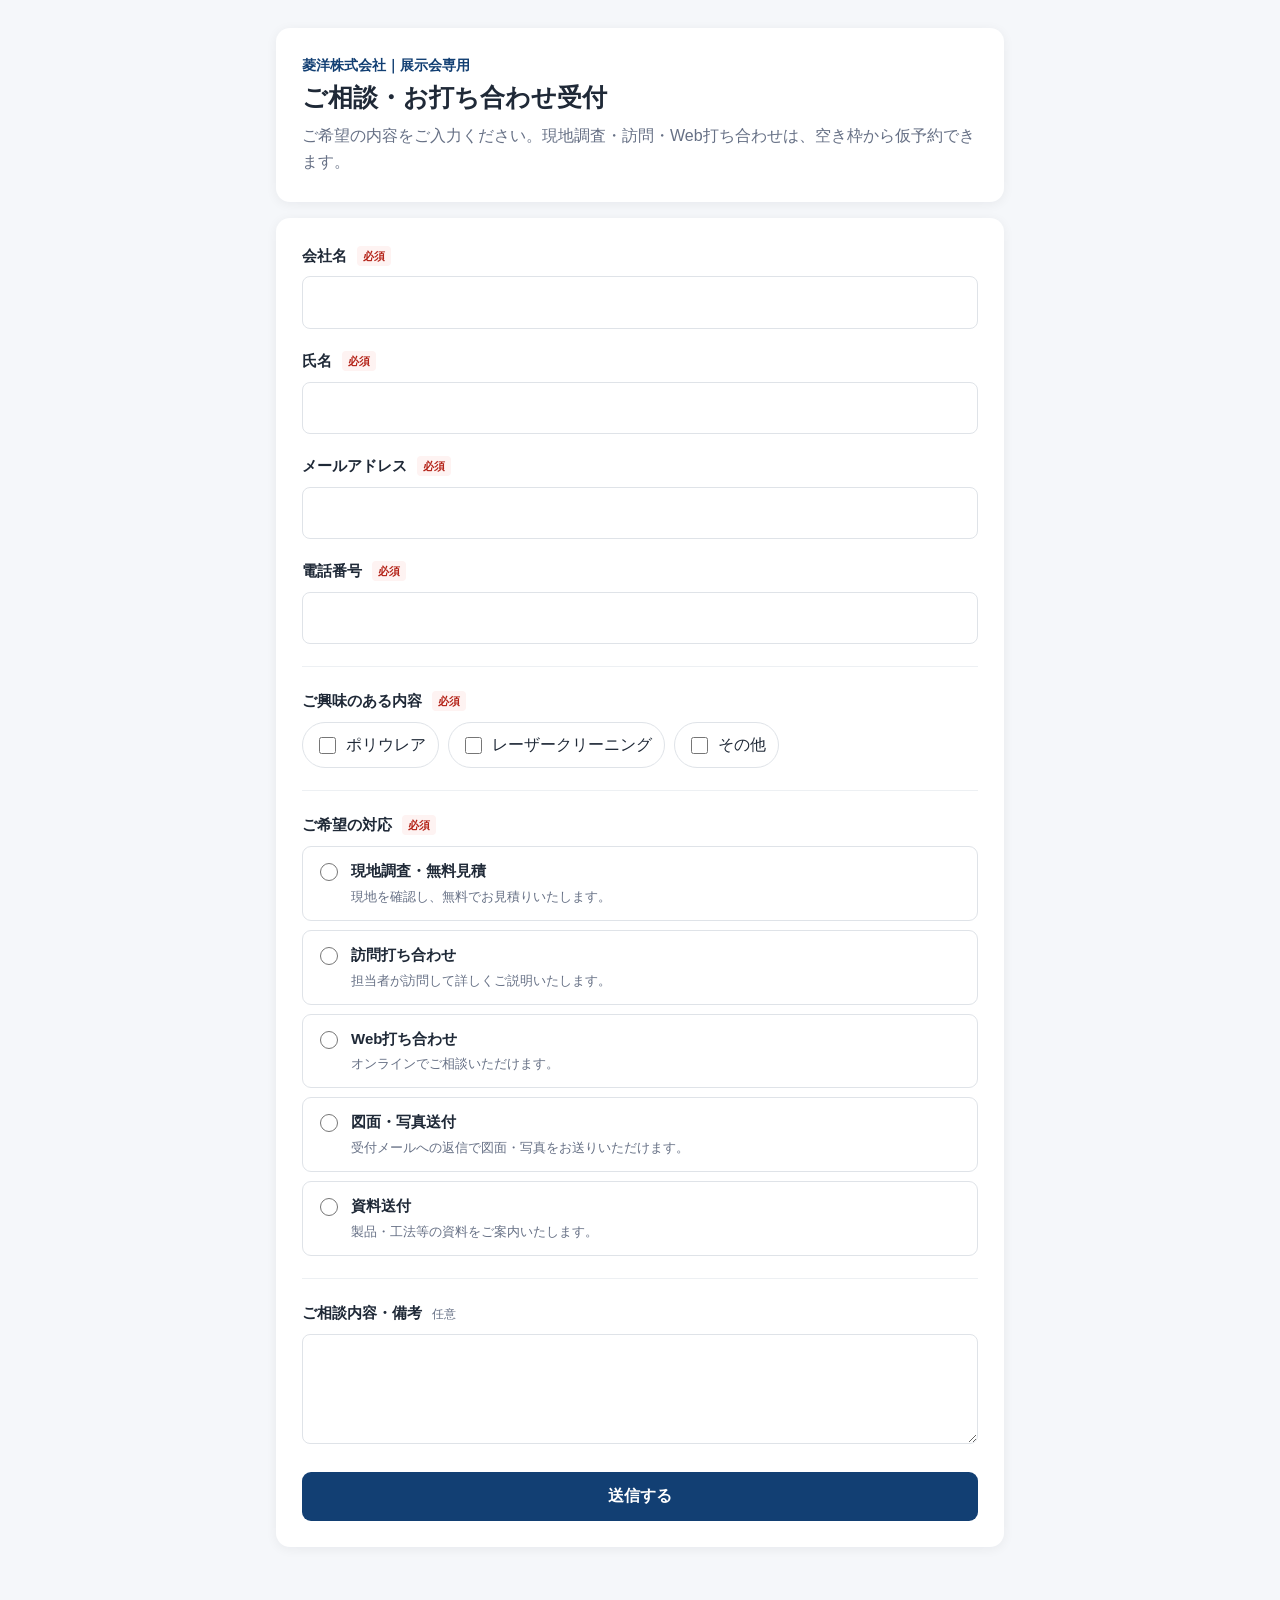
<file: expo/index.html>
<!DOCTYPE html>
<html lang="ja">
<head>
  <meta charset="UTF-8">
  <meta name="viewport" content="width=device-width, initial-scale=1.0">
  <meta name="robots" content="noindex,nofollow">
  <title>展示会 ご相談受付｜菱洋株式会社</title>
  <style>
    * { box-sizing: border-box; }

    :root {
      --brand: #123f73;
      --brand-dark: #0c2d55;
      --text: #1f2937;
      --muted: #667085;
      --line: #dfe3e8;
      --bg: #f5f7fa;
      --soft: #f8fafc;
      --warn-bg: #fff8e8;
      --warn-line: #f1d58a;
      --danger: #b42318;
      --success: #067647;
    }

    body {
      margin: 0;
      background: var(--bg);
      color: var(--text);
      font-family: -apple-system, BlinkMacSystemFont, "Segoe UI", "Noto Sans JP", sans-serif;
      line-height: 1.65;
    }

    .wrap {
      max-width: 760px;
      margin: 0 auto;
      padding: 28px 16px 56px;
    }

    .brand {
      font-size: 14px;
      font-weight: 700;
      color: var(--brand);
      margin-bottom: 4px;
    }

    .card {
      background: #fff;
      border-radius: 14px;
      padding: 26px;
      box-shadow: 0 2px 12px rgba(16, 24, 40, .06);
      margin-bottom: 16px;
    }

    h1 {
      margin: 0 0 8px;
      font-size: 25px;
      line-height: 1.35;
    }

    h2 {
      margin: 0 0 14px;
      font-size: 18px;
    }

    .lead {
      margin: 0;
      color: var(--muted);
    }

    .field {
      margin: 0 0 20px;
    }

    .field:last-child {
      margin-bottom: 0;
    }

    .label {
      display: block;
      font-size: 15px;
      font-weight: 700;
      margin-bottom: 8px;
    }

    .required {
      display: inline-block;
      margin-left: 6px;
      padding: 1px 6px;
      border-radius: 4px;
      background: #fef3f2;
      color: var(--danger);
      font-size: 11px;
      vertical-align: 1px;
    }

    .optional {
      color: var(--muted);
      font-size: 12px;
      margin-left: 6px;
      font-weight: 500;
    }

    input[type="text"],
    input[type="email"],
    input[type="tel"],
    textarea {
      width: 100%;
      border: 1px solid var(--line);
      border-radius: 8px;
      padding: 12px 13px;
      font: inherit;
      background: #fff;
      color: var(--text);
      outline: none;
    }

    input:focus,
    textarea:focus {
      border-color: var(--brand);
      box-shadow: 0 0 0 3px rgba(18,63,115,.10);
    }

    textarea {
      resize: vertical;
      min-height: 110px;
    }

    .hint {
      margin: 6px 0 0;
      color: var(--muted);
      font-size: 13px;
    }

    .choices {
      display: grid;
      gap: 9px;
    }

    .choice {
      display: flex;
      align-items: flex-start;
      gap: 10px;
      border: 1px solid var(--line);
      border-radius: 9px;
      padding: 12px;
      cursor: pointer;
      background: #fff;
    }

    .choice:hover {
      background: var(--soft);
    }

    .choice input {
      margin-top: 4px;
      width: 18px;
      height: 18px;
      flex: 0 0 auto;
    }

    .choice strong {
      display: block;
      font-size: 15px;
    }

    .choice small {
      display: block;
      color: var(--muted);
      margin-top: 2px;
    }

    .inline {
      display: flex;
      flex-wrap: wrap;
      gap: 9px;
    }

    .pill {
      display: inline-flex;
      align-items: center;
      gap: 7px;
      border: 1px solid var(--line);
      border-radius: 999px;
      padding: 9px 12px;
      cursor: pointer;
      background: #fff;
    }

    .pill input {
      width: 17px;
      height: 17px;
    }

    .section-title {
      border-top: 1px solid #edf0f3;
      padding-top: 22px;
      margin-top: 22px;
    }

    .slot-list {
      display: grid;
      gap: 9px;
      margin-top: 12px;
    }

    .slot {
      display: flex;
      align-items: center;
      gap: 10px;
      border: 1px solid var(--line);
      border-radius: 9px;
      padding: 12px;
      cursor: pointer;
    }

    .slot:hover {
      background: var(--soft);
    }

    .slot input {
      width: 18px;
      height: 18px;
    }

    .notice {
      background: var(--warn-bg);
      border: 1px solid var(--warn-line);
      border-radius: 8px;
      padding: 12px;
      font-size: 13px;
      margin-top: 12px;
    }

    .btn {
      width: 100%;
      border: 0;
      border-radius: 9px;
      padding: 14px 18px;
      font-size: 16px;
      font-weight: 700;
      cursor: pointer;
    }

    .btn-primary {
      background: var(--brand);
      color: #fff;
    }

    .btn-primary:hover {
      background: var(--brand-dark);
    }

    .btn:disabled {
      opacity: .55;
      cursor: not-allowed;
    }

    .message {
      display: none;
      border-radius: 8px;
      padding: 12px;
      margin-top: 14px;
    }

    .message.error {
      display: block;
      background: #fef3f2;
      color: var(--danger);
    }

    .message.success {
      display: block;
      background: #ecfdf3;
      color: var(--success);
    }

    .hidden {
      display: none !important;
    }

    .completion {
      text-align: center;
      padding: 16px 2px;
    }

    .completion h2 {
      font-size: 22px;
      margin-bottom: 10px;
    }

    .completion p {
      color: var(--muted);
      margin: 6px 0;
    }

    .bridge-frame {
      position: fixed;
      width: 1px;
      height: 1px;
      opacity: 0;
      pointer-events: none;
      left: -9999px;
      top: -9999px;
      border: 0;
    }

    @media (max-width: 560px) {
      .wrap {
        padding-top: 16px;
      }

      .card {
        padding: 19px;
        border-radius: 11px;
      }

      h1 {
        font-size: 22px;
      }

      .inline {
        display: grid;
        grid-template-columns: 1fr 1fr;
      }

      .pill {
        border-radius: 8px;
      }
    }
  </style>
</head>

<body>

  <iframe
    id="bridgeFrame"
    name="bridgeFrame"
    class="bridge-frame"
    aria-hidden="true">
  </iframe>

  <main class="wrap">

    <section class="card">
      <div class="brand">
        菱洋株式会社｜展示会専用
      </div>

      <h1>
        ご相談・お打ち合わせ受付
      </h1>

      <p class="lead">
        ご希望の内容をご入力ください。現地調査・訪問・Web打ち合わせは、空き枠から仮予約できます。
      </p>
    </section>

    <form
      id="form"
      class="card"
      novalidate>

      <div class="field">
        <label class="label" for="company">
          会社名
          <span class="required">必須</span>
        </label>

        <input
          id="company"
          name="company"
          type="text"
          autocomplete="organization"
          maxlength="100"
          required>
      </div>

      <div class="field">
        <label class="label" for="name">
          氏名
          <span class="required">必須</span>
        </label>

        <input
          id="name"
          name="name"
          type="text"
          autocomplete="name"
          maxlength="80"
          required>
      </div>

      <div class="field">
        <label class="label" for="email">
          メールアドレス
          <span class="required">必須</span>
        </label>

        <input
          id="email"
          name="email"
          type="email"
          autocomplete="email"
          maxlength="150"
          required>
      </div>

      <div class="field">
        <label class="label" for="phone">
          電話番号
          <span class="required">必須</span>
        </label>

        <input
          id="phone"
          name="phone"
          type="tel"
          inputmode="tel"
          autocomplete="tel"
          maxlength="30"
          required>
      </div>

      <div class="field section-title">

        <div class="label">
          ご興味のある内容
          <span class="required">必須</span>
        </div>

        <div class="inline">

          <label class="pill">
            <input
              type="checkbox"
              name="interest"
              value="ポリウレア">
            ポリウレア
          </label>

          <label class="pill">
            <input
              type="checkbox"
              name="interest"
              value="レーザークリーニング">
            レーザークリーニング
          </label>

          <label class="pill">
            <input
              type="checkbox"
              name="interest"
              value="その他">
            その他
          </label>

        </div>

      </div>

      <div
        id="otherWrap"
        class="field hidden">

        <label class="label" for="otherDetail">
          その他の内容
          <span class="required">必須</span>
        </label>

        <input
          id="otherDetail"
          type="text"
          maxlength="200"
          placeholder="ご興味のある内容をご入力ください">
      </div>

      <div class="field section-title">

        <div class="label">
          ご希望の対応
          <span class="required">必須</span>
        </div>

        <div class="choices">

          <label class="choice">
            <input
              type="radio"
              name="action"
              value="現地調査・無料見積">

            <span>
              <strong>現地調査・無料見積</strong>
              <small>現地を確認し、無料でお見積りいたします。</small>
            </span>
          </label>

          <label class="choice">
            <input
              type="radio"
              name="action"
              value="訪問打ち合わせ">

            <span>
              <strong>訪問打ち合わせ</strong>
              <small>担当者が訪問して詳しくご説明いたします。</small>
            </span>
          </label>

          <label class="choice">
            <input
              type="radio"
              name="action"
              value="Web打ち合わせ">

            <span>
              <strong>Web打ち合わせ</strong>
              <small>オンラインでご相談いただけます。</small>
            </span>
          </label>

          <label class="choice">
            <input
              type="radio"
              name="action"
              value="図面・写真送付">

            <span>
              <strong>図面・写真送付</strong>
              <small>受付メールへの返信で図面・写真をお送りいただけます。</small>
            </span>
          </label>

          <label class="choice">
            <input
              type="radio"
              name="action"
              value="資料送付">

            <span>
              <strong>資料送付</strong>
              <small>製品・工法等の資料をご案内いたします。</small>
            </span>
          </label>

        </div>

      </div>

      <div
        id="locationWrap"
        class="field hidden">

        <label class="label" for="location">
          施工・訪問予定場所
          <span class="required">必須</span>
        </label>

        <input
          id="location"
          type="text"
          maxlength="150"
          placeholder="例：東京都江東区">

        <p class="hint">
          都道府県・市区町村までご入力ください。
        </p>

      </div>

      <div
        id="scheduleWrap"
        class="field hidden">

        <div class="label">
          ご希望の日程
          <span class="required">必須</span>
        </div>

        <p
          id="slotLoading"
          class="hint">
          空き枠を読み込んでいます...
        </p>

        <div
          id="slotList"
          class="slot-list">
        </div>

        <label
          class="slot"
          style="margin-top:9px;">

          <input
            type="radio"
            name="slot"
            value="later">

          <span>
            日程は後日調整する
          </span>
        </label>

        <div class="notice">
          日程は仮受付となります。施工場所・担当者の予定等を確認のうえ、正式な日程をご連絡いたします。
        </div>

      </div>

      <div class="field section-title">

        <label
          class="label"
          for="notes">

          ご相談内容・備考
          <span class="optional">
            任意
          </span>

        </label>

        <textarea
          id="notes"
          maxlength="1000"
          placeholder="ご相談内容やご要望がございましたらご入力ください。">
        </textarea>

      </div>

      <button
        id="submitBtn"
        class="btn btn-primary"
        type="submit">
        送信する
      </button>

      <div
        id="message"
        class="message"
        role="alert">
      </div>

    </form>

    <section
      id="completion"
      class="card hidden completion">

      <h2>
        受付が完了しました
      </h2>

      <p>
        ご入力いただいたメールアドレスへ受付内容をお送りしました。
      </p>

      <p id="completionBooking"></p>

    </section>

  </main>

<script>
(function () {

  'use strict';

  const GAS_WEB_APP_URL =
    'https://script.google.com/macros/s/AKfycbxu45n5UQnpqGUhqIzNJDTZf2m9gcEQS2kfdQ5x6LvtWpqpAxQA6-8DUjRCMTdN6hI/exec';


  const bridgeFrame =
    document.getElementById(
      'bridgeFrame'
    );


  const pending =
    new Map();


  let slots = [];


  /**
   * Apps Scriptからの返答を受信
   */
  window.addEventListener(
    'message',
    function (event) {

      if (
        event.origin !==
          'https://script.google.com' &&
        !event.origin.endsWith(
          '.googleusercontent.com'
        )
      ) {
        return;
      }


      const msg =
        event.data || {};


      if (
        msg.type !==
        'ryoyo-bridge-response'
      ) {
        return;
      }


      const item =
        pending.get(
          msg.requestId
        );


      if (!item) {
        return;
      }


      clearTimeout(
        item.timer
      );


      pending.delete(
        msg.requestId
      );


      if (msg.ok) {

        item.resolve(
          msg.data
        );

      } else {

        item.reject(
          new Error(
            msg.error ||
            '処理に失敗しました。'
          )
        );
      }
    }
  );


  /**
   * Apps Script呼び出し
   */
  function api(
    action,
    ...args
  ) {

    return new Promise(
      function (
        resolve,
        reject
      ) {

        const requestId =
          (
            crypto.randomUUID
              ? crypto.randomUUID()
              : String(Date.now()) +
                Math.random()
          );


        const timer =
          setTimeout(
            function () {

              pending.delete(
                requestId
              );

              reject(
                new Error(
                  '通信に時間がかかっています。ページを再読み込みしてください。'
                )
              );

            },
            15000
          );


        pending.set(
          requestId,
          {
            resolve:
              resolve,

            reject:
              reject,

            timer:
              timer
          }
        );


        /**
         * 空き枠取得はGET
         */
        if (
          action ===
          'getAvailableSlots'
        ) {

          const url =
            GAS_WEB_APP_URL +
            '?bridge=1' +
            '&action=getAvailableSlots' +
            '&requestId=' +
            encodeURIComponent(
              requestId
            ) +
            '&t=' +
            Date.now();


          bridgeFrame.src =
            url;


          return;
        }


        /**
         * 保存・変更・キャンセルはPOST
         */
        const form =
          document.createElement(
            'form'
          );


        form.method =
          'POST';

        form.action =
          GAS_WEB_APP_URL;

        form.target =
          'bridgeFrame';

        form.style.display =
          'none';


        const params = {

          requestId:
            requestId,

          action:
            action,

          payload:
            JSON.stringify(
              args
            )
        };


        Object.keys(
          params
        ).forEach(
          function (key) {

            const input =
              document.createElement(
                'input'
              );

            input.type =
              'hidden';

            input.name =
              key;

            input.value =
              params[key];

            form.appendChild(
              input
            );
          }
        );


        document.body.appendChild(
          form
        );


        form.submit();


        form.remove();
      }
    );
  }


  function formatDate(
    iso
  ) {

    const p =
      String(iso)
        .split('-');


    if (
      p.length !== 3
    ) {

      return iso;
    }


    const d =
      new Date(
        Number(p[0]),
        Number(p[1]) - 1,
        Number(p[2])
      );


    const days = [
      '日',
      '月',
      '火',
      '水',
      '木',
      '金',
      '土'
    ];


    return (
      Number(p[1]) +
      '/' +
      Number(p[2]) +
      '（' +
      days[
        d.getDay()
      ] +
      '）'
    );
  }


  function getAction() {

    const el =
      document.querySelector(
        'input[name="action"]:checked'
      );


    return el
      ? el.value
      : '';
  }


  function updateConditionalFields() {

    const action =
      getAction();


    const isField =
      action ===
        '現地調査・無料見積' ||
      action ===
        '訪問打ち合わせ';


    const isWeb =
      action ===
        'Web打ち合わせ';


    document
      .getElementById(
        'locationWrap'
      )
      .classList
      .toggle(
        'hidden',
        !isField
      );


    document
      .getElementById(
        'scheduleWrap'
      )
      .classList
      .toggle(
        'hidden',
        !(
          isField ||
          isWeb
        )
      );


    if (
      isField ||
      isWeb
    ) {

      renderSlots(
        action
      );
    }
  }


  function renderSlots(
    action
  ) {

    const box =
      document.getElementById(
        'slotList'
      );


    box.innerHTML =
      '';


    let count =
      0;


    const isField =
      action ===
        '現地調査・無料見積' ||
      action ===
        '訪問打ち合わせ';


    const isWeb =
      action ===
        'Web打ち合わせ';


    slots.forEach(
      function (slot) {

        if (
          isField &&
          Number(
            slot.field
          ) > 0
        ) {

          addSlot(
            'field|' +
            slot.date +
            '|終日',

            formatDate(
              slot.date
            )
          );


          count++;
        }


        if (
          isWeb &&
          Number(
            slot.webAM
          ) > 0
        ) {

          addSlot(
            'web|' +
            slot.date +
            '|AM',

            formatDate(
              slot.date
            ) +
            ' 午前'
          );


          count++;
        }


        if (
          isWeb &&
          Number(
            slot.webPM
          ) > 0
        ) {

          addSlot(
            'web|' +
            slot.date +
            '|PM',

            formatDate(
              slot.date
            ) +
            ' 午後'
          );


          count++;
        }
      }
    );


    document
      .getElementById(
        'slotLoading'
      )
      .textContent =
      count
        ? '現在受付可能な日程からお選びください。'
        : '現在表示できる空き枠がありません。「日程は後日調整する」をお選びください。';


    function addSlot(
      value,
      label
    ) {

      const el =
        document.createElement(
          'label'
        );


      el.className =
        'slot';


      el.innerHTML =
        '<input type="radio" name="slot" value="' +
        value +
        '"><span></span>';


      el
        .querySelector(
          'span'
        )
        .textContent =
        label;


      box.appendChild(
        el
      );
    }
  }


  function showMessage(
    text,
    ok
  ) {

    const el =
      document.getElementById(
        'message'
      );


    el.className =
      'message ' +
      (
        ok
          ? 'success'
          : 'error'
      );


    el.textContent =
      text;
  }


  document
    .querySelectorAll(
      'input[name="action"]'
    )
    .forEach(
      function (el) {

        el.addEventListener(
          'change',
          updateConditionalFields
        );
      }
    );


  document
    .querySelectorAll(
      'input[name="interest"]'
    )
    .forEach(
      function (el) {

        el.addEventListener(
          'change',
          function () {

            const other =
              Array
                .from(
                  document.querySelectorAll(
                    'input[name="interest"]:checked'
                  )
                )
                .some(
                  function (x) {
                    return (
                      x.value ===
                      'その他'
                    );
                  }
                );


            document
              .getElementById(
                'otherWrap'
              )
              .classList
              .toggle(
                'hidden',
                !other
              );
          }
        );
      }
    );


  document
    .getElementById(
      'form'
    )
    .addEventListener(
      'submit',
      async function (
        event
      ) {

        event.preventDefault();


        const interests =
          Array
            .from(
              document.querySelectorAll(
                'input[name="interest"]:checked'
              )
            )
            .map(
              function (x) {
                return x.value;
              }
            );


        const action =
          getAction();


        const isField =
          action ===
            '現地調査・無料見積' ||
          action ===
            '訪問打ち合わせ';


        const needsSchedule =
          isField ||
          action ===
            'Web打ち合わせ';


        const selectedSlot =
          document.querySelector(
            'input[name="slot"]:checked'
          );


        const otherDetail =
          document
            .getElementById(
              'otherDetail'
            )
            .value
            .trim();


        if (
          !document
            .getElementById(
              'company'
            )
            .value
            .trim() ||

          !document
            .getElementById(
              'name'
            )
            .value
            .trim() ||

          !document
            .getElementById(
              'email'
            )
            .value
            .trim() ||

          !document
            .getElementById(
              'phone'
            )
            .value
            .trim()
        ) {

          showMessage(
            '会社名・氏名・メールアドレス・電話番号を入力してください。',
            false
          );

          return;
        }


        if (
          !interests.length
        ) {

          showMessage(
            'ご興味のある内容を選択してください。',
            false
          );

          return;
        }


        if (
          interests.includes(
            'その他'
          ) &&
          !otherDetail
        ) {

          showMessage(
            '「その他」の内容を入力してください。',
            false
          );

          return;
        }


        if (!action) {

          showMessage(
            'ご希望の対応を選択してください。',
            false
          );

          return;
        }


        if (
          isField &&
          !document
            .getElementById(
              'location'
            )
            .value
            .trim()
        ) {

          showMessage(
            '施工・訪問予定場所を入力してください。',
            false
          );

          return;
        }


        if (
          needsSchedule &&
          !selectedSlot
        ) {

          showMessage(
            'ご希望の日程を選択してください。',
            false
          );

          return;
        }


        const data = {

          company:
            document
              .getElementById(
                'company'
              )
              .value
              .trim(),

          name:
            document
              .getElementById(
                'name'
              )
              .value
              .trim(),

          email:
            document
              .getElementById(
                'email'
              )
              .value
              .trim(),

          phone:
            document
              .getElementById(
                'phone'
              )
              .value
              .trim(),

          interests:
            interests,

          otherDetail:
            otherDetail,

          action:
            action,

          location:
            document
              .getElementById(
                'location'
              )
              .value
              .trim(),

          slot:
            needsSchedule
              ? selectedSlot.value
              : '',

          notes:
            document
              .getElementById(
                'notes'
              )
              .value
              .trim()
        };


        const btn =
          document.getElementById(
            'submitBtn'
          );


        btn.disabled =
          true;

        btn.textContent =
          '送信中...';


        document
          .getElementById(
            'message'
          )
          .className =
          'message';


        try {

          const result =
            await api(
              'submitCustomerApplication',
              data
            );


          document
            .getElementById(
              'form'
            )
            .classList
            .add(
              'hidden'
            );


          document
            .getElementById(
              'completion'
            )
            .classList
            .remove(
              'hidden'
            );


          document
            .getElementById(
              'completionBooking'
            )
            .textContent =
            result &&
            result.hasBooking

              ? '仮予約日：' +
                result.bookingText

              : '日程については担当者より改めてご連絡いたします。';


          window.scrollTo({
            top: 0,
            behavior: 'smooth'
          });


        } catch (
          error
        ) {

          showMessage(
            error.message ||
            String(error),
            false
          );


          try {

            slots =
              await api(
                'getAvailableSlots'
              );


            updateConditionalFields();

          } catch (_) {}


          btn.disabled =
            false;

          btn.textContent =
            '送信する';
        }
      }
    );


  (async function loadInitialSlots() {

    try {

      slots =
        await api(
          'getAvailableSlots'
        );


      document
        .getElementById(
          'slotLoading'
        )
        .textContent =
        'ご希望の対応を選択すると、空き枠が表示されます。';


    } catch (
      error
    ) {

      console.error(
        error
      );


      document
        .getElementById(
          'slotLoading'
        )
        .textContent =
        '空き枠を取得できませんでした。ページを再読み込みしてください。';
    }

  })();

})();
</script>

</body>
</html>
</file>
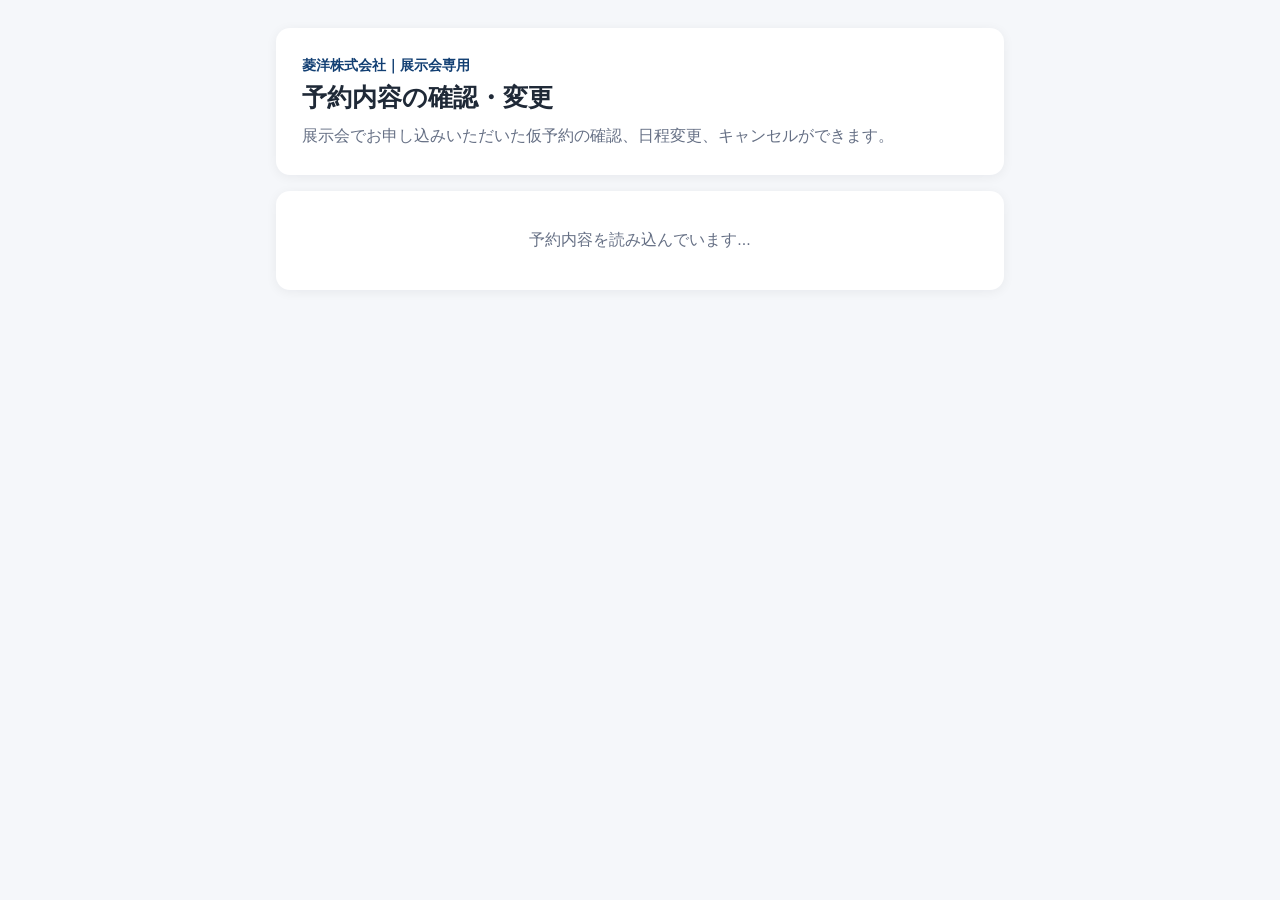
<file: change.html>
<!DOCTYPE html>
<html lang="ja">
<head>
  <meta charset="UTF-8">
  <meta name="viewport" content="width=device-width, initial-scale=1.0">
  <meta name="robots" content="noindex,nofollow">
  <title>予約内容の確認・変更｜菱洋株式会社</title>

  <style>
    * { box-sizing: border-box; }

    :root {
      --brand: #123f73;
      --brand-dark: #0c2d55;
      --text: #1f2937;
      --muted: #667085;
      --line: #dfe3e8;
      --bg: #f5f7fa;
      --soft: #f8fafc;
      --warn-bg: #fff8e8;
      --warn-line: #f1d58a;
      --danger: #b42318;
      --success: #067647;
    }

    body {
      margin: 0;
      background: var(--bg);
      color: var(--text);
      font-family: -apple-system, BlinkMacSystemFont, "Segoe UI",
                   "Noto Sans JP", sans-serif;
      line-height: 1.65;
    }

    .wrap {
      max-width: 760px;
      margin: 0 auto;
      padding: 28px 16px 56px;
    }

    .card {
      background: #fff;
      border-radius: 14px;
      padding: 26px;
      box-shadow: 0 2px 12px rgba(16,24,40,.06);
      margin-bottom: 16px;
    }

    .brand {
      font-size: 14px;
      font-weight: 700;
      color: var(--brand);
      margin-bottom: 4px;
    }

    h1 {
      margin: 0 0 8px;
      font-size: 25px;
      line-height: 1.35;
    }

    h2 {
      margin: 0 0 16px;
      font-size: 18px;
    }

    .lead {
      margin: 0;
      color: var(--muted);
    }

    .row {
      margin: 15px 0;
    }

    .label {
      color: var(--muted);
      font-size: 13px;
      margin-bottom: 3px;
    }

    .value {
      font-size: 16px;
      font-weight: 700;
    }

    .notice {
      background: var(--warn-bg);
      border: 1px solid var(--warn-line);
      border-radius: 8px;
      padding: 12px;
      margin-top: 16px;
      font-size: 13px;
    }

    .slots {
      display: grid;
      gap: 9px;
    }

    .slot {
      display: flex;
      align-items: center;
      gap: 10px;
      border: 1px solid var(--line);
      border-radius: 9px;
      padding: 12px;
      cursor: pointer;
    }

    .slot:hover {
      background: var(--soft);
    }

    .slot input {
      width: 18px;
      height: 18px;
    }

    button {
      width: 100%;
      border-radius: 9px;
      padding: 14px 18px;
      font-size: 16px;
      font-weight: 700;
      cursor: pointer;
    }

    .primary {
      margin-top: 16px;
      border: 0;
      background: var(--brand);
      color: #fff;
    }

    .primary:hover {
      background: var(--brand-dark);
    }

    .danger {
      margin-top: 10px;
      border: 1px solid var(--line);
      background: #fff;
      color: var(--danger);
    }

    button:disabled {
      opacity: .55;
      cursor: not-allowed;
    }

    .message {
      display: none;
      border-radius: 8px;
      padding: 12px;
      margin-top: 14px;
    }

    .success {
      display: block;
      background: #ecfdf3;
      color: var(--success);
    }

    .error {
      display: block;
      background: #fef3f2;
      color: var(--danger);
    }

    .loading {
      text-align: center;
      color: var(--muted);
      padding: 36px 10px;
    }

    .hidden {
      display: none !important;
    }

    .bridge-frame {
      position: fixed;
      width: 1px;
      height: 1px;
      opacity: 0;
      pointer-events: none;
      left: -9999px;
      top: -9999px;
      border: 0;
    }

    @media (max-width: 560px) {
      .wrap {
        padding-top: 16px;
      }

      .card {
        padding: 19px;
        border-radius: 11px;
      }

      h1 {
        font-size: 22px;
      }
    }
  </style>
</head>

<body>

<iframe
  id="bridgeFrame"
  class="bridge-frame"
  aria-hidden="true">
</iframe>

<main class="wrap">

  <section class="card">

    <div class="brand">
      菱洋株式会社｜展示会専用
    </div>

    <h1>
      予約内容の確認・変更
    </h1>

    <p class="lead">
      展示会でお申し込みいただいた仮予約の確認、日程変更、キャンセルができます。
    </p>

  </section>


  <section
    id="loading"
    class="card loading">
    予約内容を読み込んでいます...
  </section>


  <div
    id="content"
    class="hidden">

    <section class="card">

      <h2>
        現在の予約内容
      </h2>

      <div class="row">
        <div class="label">会社名</div>
        <div id="company" class="value"></div>
      </div>

      <div class="row">
        <div class="label">氏名</div>
        <div id="name" class="value"></div>
      </div>

      <div class="row">
        <div class="label">ご希望の対応</div>
        <div id="action" class="value"></div>
      </div>

      <div
        id="locationRow"
        class="row hidden">

        <div class="label">
          施工・訪問予定場所
        </div>

        <div
          id="location"
          class="value">
        </div>

      </div>

      <div class="row">
        <div class="label">仮予約日</div>
        <div id="bookingText" class="value"></div>
      </div>

      <div class="row">
        <div class="label">状態</div>
        <div id="status" class="value"></div>
      </div>

      <div
        id="editNotice"
        class="notice hidden">
      </div>

    </section>


    <section
      id="editCard"
      class="card hidden">

      <h2>
        日程を変更する
      </h2>

      <div
        id="slots"
        class="slots">
      </div>

      <button
        id="changeButton"
        class="primary"
        type="button">
        この日程に変更する
      </button>

      <button
        id="cancelButton"
        class="danger"
        type="button">
        仮予約をキャンセルする
      </button>

      <div
        id="message"
        class="message">
      </div>

    </section>

  </div>


  <section
    id="fatal"
    class="card hidden">

    <div
      id="fatalMessage"
      class="message error">
    </div>

  </section>

</main>


<script>
(function () {

  'use strict';


  const GAS_BRIDGE_URL =
    'https://script.google.com/macros/s/AKfycbxu45n5UQnpqGUhqIzNJDTZf2m9gcEQS2kfdQ5x6LvtWpqpAxQA6-8DUjRCMTdN6hI/exec?bridge=1';


  const GAS_ORIGIN =
    'https://script.google.com';


  const params =
    new URLSearchParams(
      window.location.search
    );


  const CHANGE_ID =
    params.get('change') || '';


  const bridgeFrame =
    document.getElementById(
      'bridgeFrame'
    );


  const pending =
    new Map();


  let bridgeReady =
    false;


  let reservation =
    null;


  bridgeFrame.src =
    GAS_BRIDGE_URL;


  window.addEventListener(
    'message',
    function (event) {

      if (
        event.origin !== GAS_ORIGIN &&
        !event.origin.endsWith(
          '.googleusercontent.com'
        )
      ) {
        return;
      }


      const msg =
        event.data || {};


      if (
        msg.type ===
        'ryoyo-bridge-ready'
      ) {

        bridgeReady =
          true;


        document.dispatchEvent(
          new CustomEvent(
            'bridge-ready'
          )
        );


        return;
      }


      if (
        msg.type !==
        'ryoyo-bridge-response'
      ) {
        return;
      }


      const item =
        pending.get(
          msg.requestId
        );


      if (!item) {
        return;
      }


      pending.delete(
        msg.requestId
      );


      if (msg.ok) {

        item.resolve(
          msg.data
        );

      } else {

        item.reject(
          new Error(
            msg.error ||
            '処理に失敗しました。'
          )
        );
      }
    }
  );


  function api(
    action,
    ...args
  ) {

    return new Promise(
      function (
        resolve,
        reject
      ) {

        const requestId =
          crypto.randomUUID
            ? crypto.randomUUID()
            : String(Date.now()) +
              Math.random();


        pending.set(
          requestId,
          {
            resolve,
            reject
          }
        );


        const send =
          function () {

            bridgeFrame
              .contentWindow
              .postMessage(
                {
                  type:
                    'ryoyo-bridge-request',

                  requestId:
                    requestId,

                  action:
                    action,

                  args:
                    args
                },
                '*'
              );
          };


        if (
          bridgeReady
        ) {

          send();

        } else {

          const timer =
            setTimeout(
              function () {

                document.removeEventListener(
                  'bridge-ready',
                  onReady
                );


                pending.delete(
                  requestId
                );


                reject(
                  new Error(
                    '通信の準備に時間がかかっています。ページを再読み込みしてください。'
                  )
                );

              },
              12000
            );


          function onReady() {

            clearTimeout(
              timer
            );

            send();
          }


          document.addEventListener(
            'bridge-ready',
            onReady,
            {
              once: true
            }
          );
        }
      }
    );
  }


  function setText(
    id,
    text
  ) {

    document
      .getElementById(
        id
      )
      .textContent =
      text || '';
  }


  function showFatal(
    error
  ) {

    document
      .getElementById(
        'loading'
      )
      .classList
      .add(
        'hidden'
      );


    document
      .getElementById(
        'fatal'
      )
      .classList
      .remove(
        'hidden'
      );


    document
      .getElementById(
        'fatalMessage'
      )
      .textContent =
      error.message ||
      String(error);
  }


  function showNotice(
    text
  ) {

    const el =
      document.getElementById(
        'editNotice'
      );


    el.textContent =
      text;


    el.classList.remove(
      'hidden'
    );
  }


  function showMessage(
    text,
    success
  ) {

    const el =
      document.getElementById(
        'message'
      );


    el.className =
      'message ' +
      (
        success
          ? 'success'
          : 'error'
      );


    el.textContent =
      text;
  }


  function setBusy(
    busy
  ) {

    document
      .getElementById(
        'changeButton'
      )
      .disabled =
      busy;


    document
      .getElementById(
        'cancelButton'
      )
      .disabled =
      busy;
  }


  function formatDate(
    iso
  ) {

    const parts =
      String(
        iso
      ).split('-');


    if (
      parts.length !== 3
    ) {

      return iso;
    }


    const d =
      new Date(
        Number(parts[0]),
        Number(parts[1]) - 1,
        Number(parts[2])
      );


    const days = [
      '日',
      '月',
      '火',
      '水',
      '木',
      '金',
      '土'
    ];


    return (
      Number(parts[1]) +
      '/' +
      Number(parts[2]) +
      '（' +
      days[
        d.getDay()
      ] +
      '）'
    );
  }


  function addSlot(
    box,
    value,
    label
  ) {

    const item =
      document.createElement(
        'label'
      );


    item.className =
      'slot';


    const radio =
      document.createElement(
        'input'
      );


    radio.type =
      'radio';


    radio.name =
      'newSlot';


    radio.value =
      value;


    const text =
      document.createElement(
        'span'
      );


    text.textContent =
      label;


    item.appendChild(
      radio
    );


    item.appendChild(
      text
    );


    box.appendChild(
      item
    );
  }


  function renderSlots(
    slots,
    bookingType
  ) {

    const box =
      document.getElementById(
        'slots'
      );


    box.innerHTML =
      '';


    let count =
      0;


    slots.forEach(
      function (slot) {

        if (
          bookingType ===
          '現調・訪問' &&
          Number(
            slot.field
          ) > 0
        ) {

          addSlot(
            box,

            'field|' +
            slot.date +
            '|終日',

            formatDate(
              slot.date
            ) +
            '（終日）'
          );


          count++;
        }


        if (
          bookingType ===
          'Web'
        ) {

          if (
            Number(
              slot.webAM
            ) > 0
          ) {

            addSlot(
              box,

              'web|' +
              slot.date +
              '|AM',

              formatDate(
                slot.date
              ) +
              ' 午前'
            );


            count++;
          }


          if (
            Number(
              slot.webPM
            ) > 0
          ) {

            addSlot(
              box,

              'web|' +
              slot.date +
              '|PM',

              formatDate(
                slot.date
              ) +
              ' 午後'
            );


            count++;
          }
        }
      }
    );


    if (
      count === 0
    ) {

      box.innerHTML =
        '<div class="notice">現在、変更可能な空き枠がありません。</div>';


      document
        .getElementById(
          'changeButton'
        )
        .disabled =
        true;
    }
  }


  function renderReservation(
    data
  ) {

    reservation =
      data;


    document
      .getElementById(
        'loading'
      )
      .classList
      .add(
        'hidden'
      );


    document
      .getElementById(
        'content'
      )
      .classList
      .remove(
        'hidden'
      );


    setText(
      'company',
      data.company
    );


    setText(
      'name',
      data.name
    );


    setText(
      'action',
      data.action
    );


    setText(
      'bookingText',
      data.bookingText ||
      '日程未設定'
    );


    setText(
      'status',
      data.status
    );


    if (
      data.location
    ) {

      document
        .getElementById(
          'locationRow'
        )
        .classList
        .remove(
          'hidden'
        );


      setText(
        'location',
        data.location
      );
    }


    if (
      data.status ===
      'キャンセル'
    ) {

      showNotice(
        'この仮予約はキャンセル済みです。'
      );

      return;
    }


    if (
      !data.hasBooking
    ) {

      showNotice(
        '現在、Web上で変更できる仮予約日はありません。'
      );

      return;
    }


    if (
      !data.canEdit
    ) {

      showNotice(
        'Webでの日程変更・キャンセルは予約日の前日までです。当日の変更・キャンセルは、受付メールへのご返信またはお電話にてご連絡ください。'
      );

      return;
    }


    document
      .getElementById(
        'editCard'
      )
      .classList
      .remove(
        'hidden'
      );


    renderSlots(
      data.slots || [],
      data.bookingType
    );
  }


  async function loadReservation() {

    if (!CHANGE_ID) {

      showFatal(
        new Error(
          '予約情報を確認できません。メールに記載されたURLからアクセスしてください。'
        )
      );

      return;
    }


    try {

      const data =
        await api(
          'getReservationForChange',
          CHANGE_ID
        );


      renderReservation(
        data
      );


    } catch (
      error
    ) {

      showFatal(
        error
      );
    }
  }


  async function submitChange() {

    const selected =
      document.querySelector(
        'input[name="newSlot"]:checked'
      );


    if (!selected) {

      showMessage(
        '変更先の日程を選択してください。',
        false
      );

      return;
    }


    if (
      !confirm(
        '選択した日程に変更しますか？'
      )
    ) {
      return;
    }


    setBusy(
      true
    );


    try {

      const result =
        await api(
          'changeCustomerReservation',
          CHANGE_ID,
          selected.value
        );


      showMessage(
        '日程を変更しました。新しい仮予約日：' +
        result.bookingText,
        true
      );


      setTimeout(
        function () {
          window.location.reload();
        },
        900
      );


    } catch (
      error
    ) {

      showMessage(
        error.message ||
        String(error),
        false
      );


      setBusy(
        false
      );
    }
  }


  async function submitCancel() {

    if (
      !confirm(
        'この仮予約をキャンセルしますか？\nキャンセル後は元に戻せません。'
      )
    ) {
      return;
    }


    setBusy(
      true
    );


    try {

      await api(
        'cancelCustomerReservation',
        CHANGE_ID
      );


      showMessage(
        '仮予約をキャンセルしました。',
        true
      );


      setTimeout(
        function () {
          window.location.reload();
        },
        900
      );


    } catch (
      error
    ) {

      showMessage(
        error.message ||
        String(error),
        false
      );


      setBusy(
        false
      );
    }
  }


  document
    .getElementById(
      'changeButton'
    )
    .addEventListener(
      'click',
      submitChange
    );


  document
    .getElementById(
      'cancelButton'
    )
    .addEventListener(
      'click',
      submitCancel
    );


  document.addEventListener(
    'bridge-ready',
    loadReservation,
    {
      once: true
    }
  );

})();
</script>

</body>
</html>
</file>
<file: styles.css>
:root{--navy:#17365D;--blue:#4472C4;--light:#D9EAF7;--yellow:#FFF2CC;--green:#E2F0D9;--bd:#D8DEE8;--muted:#667085}
*{box-sizing:border-box}body{margin:0;background:#f7f9fc;color:#1f2937;font-family:-apple-system,BlinkMacSystemFont,"Segoe UI","Noto Sans JP",sans-serif}header{background:var(--navy);color:#fff;padding:18px 24px}header h1{margin:3px 0 0;font-size:27px}nav{position:sticky;top:0;z-index:5;display:flex;gap:5px;overflow:auto;background:#fff;border-bottom:1px solid var(--bd);padding:8px 12px}nav button{border:0;background:transparent;padding:10px 13px;border-radius:9px;white-space:nowrap}nav button.active{background:var(--light);color:var(--navy);font-weight:700}main{max-width:1150px;margin:auto;padding:20px 14px 60px}.view{display:none}.view.active{display:block}.card{background:#fff;border:1px solid var(--bd);border-radius:15px;padding:20px;margin-bottom:18px}.hero{padding:28px}.badge{background:var(--light);color:var(--navy);font-weight:700;font-size:12px;border-radius:20px;padding:5px 9px}.grid4{display:grid;grid-template-columns:repeat(4,1fr);gap:12px;margin-top:20px}.grid4 button{background:#fff;border:1px solid var(--bd);border-radius:12px;padding:18px;text-align:left;font-weight:700;font-size:16px}.grid4 small{color:var(--muted);font-weight:400}.notice{background:#fff8e6;border:1px solid #efd590;border-radius:11px;padding:14px;margin-bottom:18px}.title{display:flex;justify-content:space-between;align-items:center;margin:5px 0 15px}.title h2{margin:5px 0 0}.twocol{display:grid;grid-template-columns:1fr 1fr;gap:18px}.formgrid{display:grid;grid-template-columns:1fr 1fr;gap:13px}label{display:grid;gap:6px;font-size:14px;font-weight:600}input,select,textarea{width:100%;padding:10px 11px;border:1px solid #cfd5df;border-radius:9px;background:var(--yellow);font:inherit}.primary,.secondary,.help{border:0;border-radius:9px;padding:11px 14px;font-weight:700;cursor:pointer}.primary{background:var(--navy);color:#fff;margin-top:14px}.secondary{background:var(--light);color:var(--navy)}.help{background:#edf4ff;color:#2357a7}.big{background:var(--green);padding:16px;border-radius:12px;display:flex;justify-content:space-between;gap:10px;align-items:end;margin-bottom:12px}.big strong{font-size:28px;color:#1f4e29}.resultline{display:flex;justify-content:space-between;padding:9px 0;border-bottom:1px solid var(--bd)}pre{background:#f4f6f8;border-radius:9px;padding:11px;white-space:pre-wrap}.checks{display:flex;flex-wrap:wrap;gap:8px;margin:15px 0}.checks label{display:flex;background:#f7f9fc;border:1px solid var(--bd);border-radius:8px;padding:8px}.checks input{width:auto}.metrics{display:grid;grid-template-columns:repeat(3,1fr);gap:9px;margin:12px 0}.metrics div{background:var(--green);border-radius:10px;padding:12px}.metrics span{display:block;color:#4d6b55;font-size:12px}.metrics strong{font-size:19px}.tablewrap{overflow:auto}table{width:100%;border-collapse:collapse;font-size:13px}th,td{padding:9px;border-bottom:1px solid var(--bd);text-align:left;white-space:nowrap}th{background:#f7f9fc}.toggle{display:flex;gap:8px;margin:12px 0}.toggle button{border:1px solid var(--bd);background:#fff;border-radius:8px;padding:8px 10px}.toggle button.active{background:var(--light);color:var(--navy);font-weight:700}.sealmode{display:none}.sealmode.active{display:block}.headrow{display:flex;justify-content:space-between;align-items:center;gap:10px}.info{background:#f6f8fa;border-radius:9px;padding:11px;margin-top:12px}.hidden{display:none!important}.delete{border:0;border-radius:7px;background:#fff0ee;color:#b42318;padding:6px 8px}.project{border:1px solid var(--bd);border-radius:10px;padding:12px;margin-bottom:10px}.project small{color:var(--muted)}dialog{border:0;border-radius:14px;width:min(720px,calc(100% - 24px));padding:0}.dialoghead{display:flex;justify-content:space-between;align-items:center;background:var(--navy);color:#fff;padding:14px}.dialoghead h3{margin:0}.dialoghead button{border:0;background:transparent;color:#fff;font-size:22px}.dialogbody,#helpBody{padding:18px;line-height:1.65}
@media(max-width:800px){.twocol{grid-template-columns:1fr}.grid4{grid-template-columns:1fr 1fr}}
@media(max-width:560px){.formgrid,.metrics{grid-template-columns:1fr}.grid4{grid-template-columns:1fr}.card{padding:15px}.title h2{font-size:21px}}
</file>
